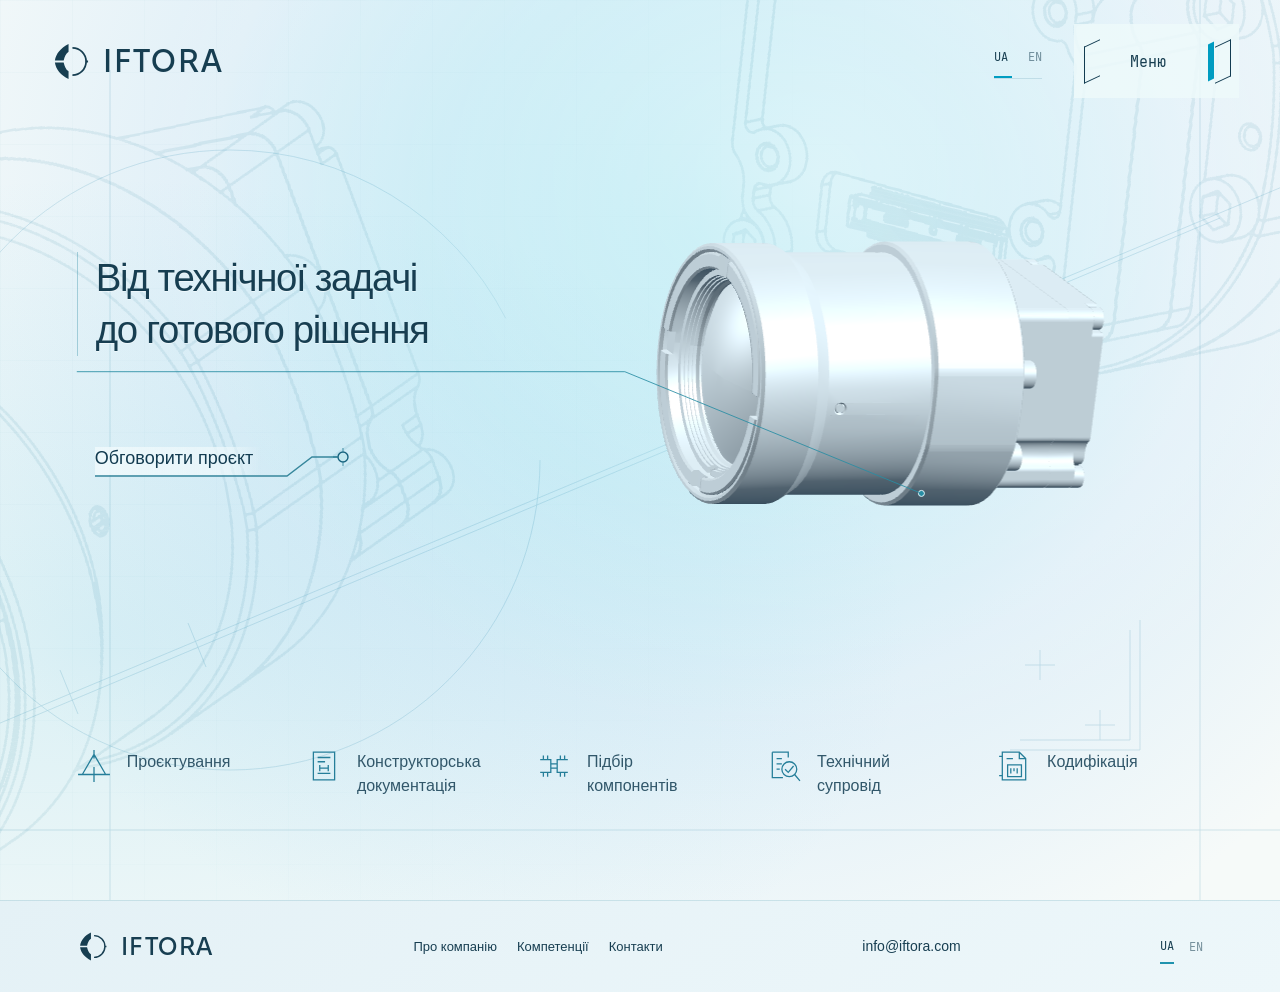
<file: index.html>
<!doctype html><html lang="uk" data-cta="b"><head><meta charset="utf-8"><meta name="viewport" content="width=device-width,initial-scale=1"><title>IFTORA — Living Blueprint</title><link rel="stylesheet" href="style.css?v=a11y-final-1"><link rel="stylesheet" href="cta-study.css?v=endpoint-line-1"></head><body>
<main class="scene" id="scene" data-model-state="loading">
<div class="mist" aria-hidden="true"></div><div class="grid" aria-hidden="true"></div>
<div class="environment" aria-hidden="true"><img class="fragment front" src="assets/module.svg" alt=""><img class="fragment rear" src="assets/rear.svg" alt=""><svg class="draft" viewBox="0 0 1400 900" preserveAspectRatio="xMidYMid slice"><g fill="none" stroke="currentColor" stroke-width=".65"><path d="M-100 790L1550 100M85 720L1280 218M120 670l18 44m110-91l18 44m840-398l18 44M170 70V900M1260 0V900M0 830H1400"/><circle cx="290" cy="460" r="310" stroke-dasharray="3 13"/><path d="M1070 750h130v-130M1080 740h110v-110M1100 650v30m-15-15h30M1160 710v30m-15-15h30"/></g></svg></div>
<header><span class="brand-lockup"><svg class="brand-mark" viewBox="0 0 32 32" aria-hidden="true" hidden></svg><span class="wordmark">IFTORA</span><span class="favicon-samples" hidden aria-hidden="true"></span></span><div class="header-controls"><div class="language" role="group" aria-label="Мова"><button data-lang="uk" aria-pressed="true">UA</button><button data-lang="en" aria-pressed="false">EN</button></div><button id="menu" aria-expanded="false" aria-controls="menu-panel" aria-label="Відкрити меню"><span class="menu-parts" aria-hidden="true"><i></i><i></i><i></i></span><span class="menu-label">Меню</span></button></div></header>
<div class="model-stage" id="model" tabindex="0" aria-label="Реальна модель ІЧ-модуля. Перетягніть для зміни ракурсу"><picture><source media="(max-width:700px)" srcset="assets/hero-poster-mobile.png"><img class="model-poster" src="assets/hero-poster-desktop.png" alt="Реальна модель ІЧ-модуля"></picture></div>
<svg class="live-leader" aria-hidden="true"><circle id="leader-node" r="2.5"/><path id="leader-path" pathLength="1"/><path id="leader-start" pathLength="1"/></svg><div class="copy"><h1 id="main-phrase">Від технічної задачі<br>до готового рішення</h1><button class="cta" id="contact">Обговорити проєкт</button></div>
<section id="menu-panel" role="dialog" aria-modal="true" aria-label="Меню" inert hidden><button id="menu-close" class="engineering-close" aria-label="Закрити меню"><svg viewBox="0 0 48 48" aria-hidden="true"><path d="M13 8 6 12v24l7 4M35 8l7 4v24l-7 4M18 18l12 12m0-12L18 30"/></svg></button><nav class="menu-inner" aria-label="Навігація"><button data-nav="home" aria-current="page">Головна</button><button data-nav="about">Про компанію</button><button data-nav="competencies">Компетенції</button><button data-nav="process">Як працюємо</button><button data-nav="contact">Контакти</button></nav><p class="menu-note" id="menu-note" hidden aria-live="polite"></p></section>
<section id="contact-panel" role="dialog" aria-modal="true" aria-labelledby="contact-title" hidden inert><div><h2 id="contact-title">Обговорити проєкт</h2><p id="contact-note">Напишіть нам</p><address class="project-contacts dialog-contacts"><a href="mailto:info@iftora.com">info@iftora.com</a></address><button id="contact-close">Повернутися до модуля</button></div></section></main>
<section class="direction-callouts" aria-label="Інженерні напрями"><article class="direction-tag"><svg class="direction-icon" viewBox="0 0 32 32" fill="none" stroke="currentColor" stroke-width="1.2" aria-hidden="true"><path d="M5 24L16 5l11 19ZM16 1v8M1 24h8m14 0h8M16 17v14m-7-7h14"/></svg><span class="tag-label"><span data-ua="Проєктування" data-en="Design">Проєктування</span></span></article><article class="direction-tag"><svg class="direction-icon" viewBox="0 0 32 32" fill="none" stroke="currentColor" stroke-width="1.2" aria-hidden="true"><path d="M6 3h20v26H6ZM10 8h12M10 12h7M10 23h12M12 18h8m-8-3v6m8-6v6"/></svg><span class="tag-label"><span data-ua="Конструкторська" data-en="Engineering">Конструкторська</span><span data-ua="документація" data-en="documentation">документація</span></span></article><article class="direction-tag"><svg class="direction-icon" viewBox="0 0 32 32" fill="none" stroke="currentColor" stroke-width="1.2" aria-hidden="true"><path d="M3 10h10v12H3m26-12H19v12h10M13 14h6m-6 4h6M6 6v4m4-4v4m12-4v4m4-4v4M6 22v4m4-4v4m12-4v4m4-4v4"/></svg><span class="tag-label"><span data-ua="Підбір" data-en="Component">Підбір</span><span data-ua="компонентів" data-en="selection">компонентів</span></span></article><article class="direction-tag"><svg class="direction-icon" viewBox="0 0 32 32" fill="none" stroke="currentColor" stroke-width="1.2" aria-hidden="true"><path d="M5 3h15v5M5 3v24h10M9 9h5M9 14h5M9 19h3"/><circle cx="21" cy="19" r="7"/><path d="m26 24 5 6m-14-11 3 3 5-6"/></svg><span class="tag-label"><span data-ua="Технічний" data-en="Technical">Технічний</span><span data-ua="супровід" data-en="support">супровід</span></span></article><article class="direction-tag codification"><svg class="direction-icon" viewBox="0 0 32 32" fill="none" stroke="currentColor" stroke-width="1.2" aria-hidden="true"><path d="M5 3h16l6 6v20H5ZM21 3v6h6M9 9h6M2 7h3M2 25h3"/><path d="M10 15h13v11H10ZM13 18v5m3-5v3m3-3v5"/></svg><span class="tag-label" data-ua="Кодифікація" data-en="Codification">Кодифікація</span></article></section>
<footer class="home-ending" id="home-contact"><div class="ending-bottom"><span class="brand-lockup footer-brand"><svg class="brand-mark" viewBox="0 0 40 40" aria-hidden="true"></svg><span class="wordmark">IFTORA</span></span><nav class="footer-nav" aria-label="Навігація"><button data-nav="about">Про компанію</button><button data-nav="competencies">Компетенції</button><button data-nav="contact">Контакти</button></nav><address class="project-contacts"><a href="mailto:info@iftora.com">info@iftora.com</a></address><div class="footer-language"><button data-lang="uk" aria-pressed="true">UA</button><button data-lang="en" aria-pressed="false">EN</button></div></div><p id="footer-note" class="footer-note" hidden aria-live="polite"></p></footer>
<script type="importmap">{"imports":{"three":"./vendor/three.module.js"}}</script><script type="module" src="motion.js?v=navigation-1"></script><script src="accessibility-language.js?v=1"></script></body></html>
</file>
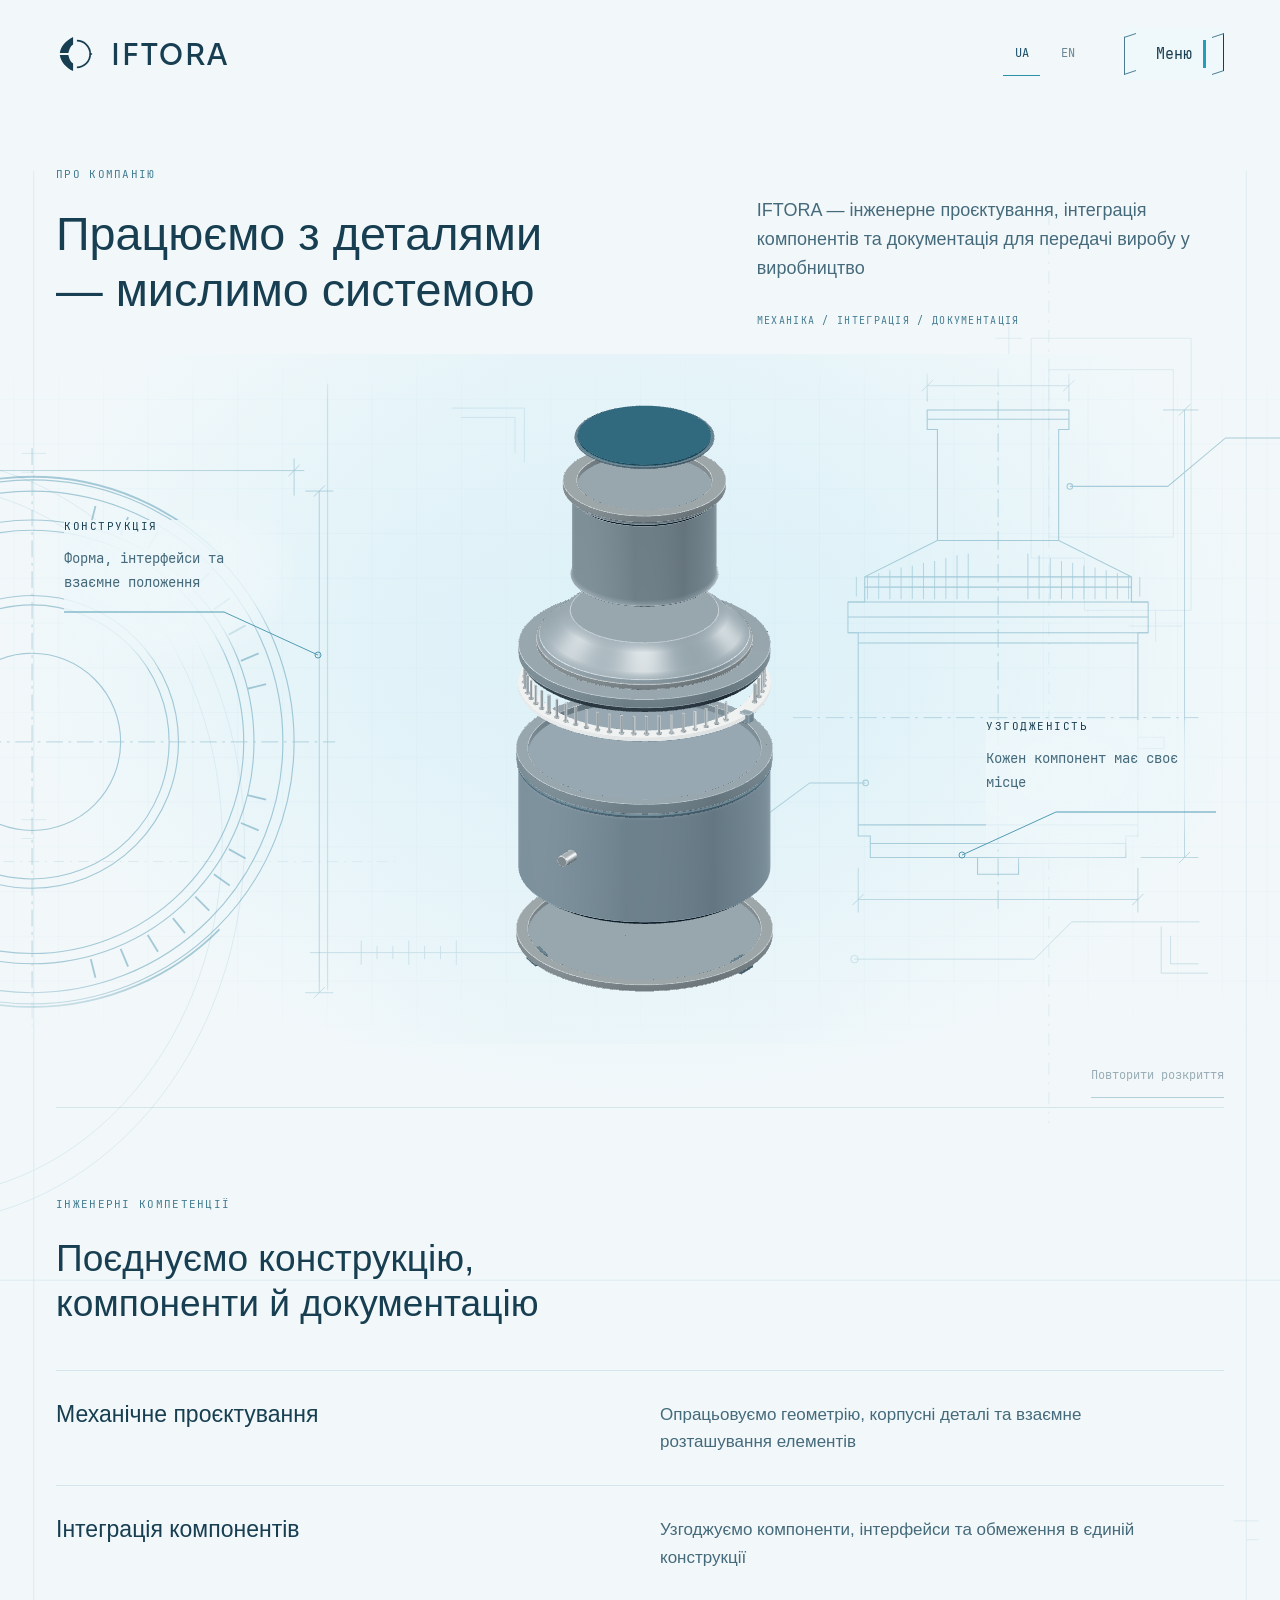
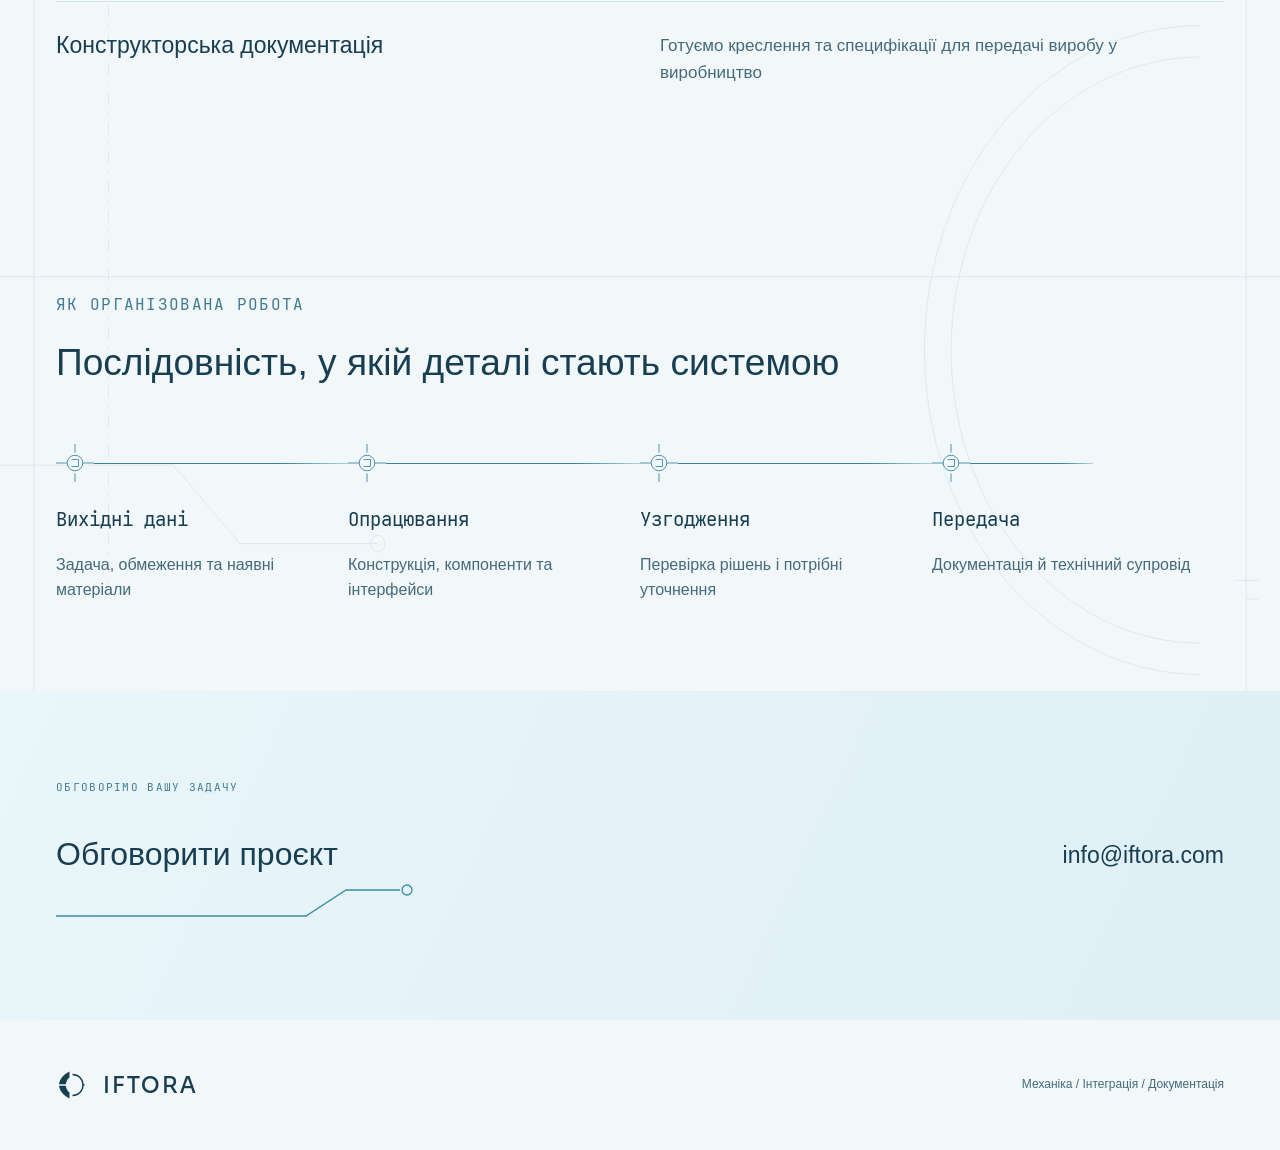
<file: about/index.html>
<!doctype html><html lang="uk"><head><meta charset="utf-8"><meta name="viewport" content="width=device-width,initial-scale=1"><meta name="robots" content="noindex,nofollow"><title>IFTORA — Про компанію</title><link rel="stylesheet" href="about.css?v=close-focus-3"></head><body><a class="skip" href="#intro">До змісту</a><header class="header wrap"><a class="brand" data-home href="../" aria-label="IFTORA"><img src="assets/iftora-reference-mark.svg" alt=""><span>IFTORA</span></a><div class="header-tools"><div class="language" aria-label="Мова"><button data-lang="uk" aria-pressed="true">UA</button><button data-lang="en" aria-pressed="false">EN</button></div><button id="menu" aria-expanded="false" aria-controls="menu-dialog"><i aria-hidden="true"></i><span  data-en="Menu">Меню</span><i aria-hidden="true"></i></button></div></header><main><div class="engineering-background" aria-hidden="true"><svg viewBox="0 0 1440 2400" preserveAspectRatio="none"><g fill="none" stroke="currentColor"><path d="M38 60V2340M1402 60V2340M0 1120H1440M0 1690H1440"/><g stroke-dasharray="12 7 2 7"><path d="M-80 720H450M1180 100V970M122 1430V1990"/></g><g><circle cx="-90" cy="700" r="365"/><circle cx="-90" cy="700" r="340"/><path d="M1350 1450a310 310 0 0 0 0 620M1350 1480a280 280 0 0 0 0 560M1160 220h180v260h-120v-50h-60ZM1180 250h140v160h-140ZM1120 220h30m-15-15v30M1270 495h60m-30-15v30M0 1870h195l75 75h155"/><circle cx="425" cy="1945" r="8"/></g><path d="M24 330h28m-28 18h14M24 680h28m-28 18h14M1388 1350h28m-14 18h14M1388 1980h28m-14 18h14"/></g></svg></div><section id="intro" class="intro wrap"><div><p class="eyebrow" data-en="About IFTORA">Про компанію</p><h1  data-en="Working with details — thinking in systems">Працюємо з деталями — мислимо системою</h1></div><div class="intro-copy"><p  data-en="IFTORA brings together engineering design, component integration and documentation for the manufacturing handoff">IFTORA — інженерне проєктування, інтеграція компонентів та документація для передачі виробу у виробництво</p><p class="eyebrow" data-en="Mechanics / Integration / Documentation">Механіка / Інтеграція / Документація</p></div></section><section class="model-section" aria-label="3D"><div class="model-shell"><div id="stage"><img id="poster" src="assets/poster.png" alt="Модель модуля"><span id="selection" aria-live="polite"></span></div><aside class="callout left"><h2  data-en="Structure">Конструкція</h2><p  data-en="Form, interfaces and relative positioning">Форма, інтерфейси та взаємне положення</p><svg viewBox="0 0 260 50" aria-hidden="true"><path d="M0 1H160L254 44"/><circle cx="254" cy="44" r="3"/></svg></aside><aside class="callout right"><h2  data-en="Alignment">Узгодженість</h2><p  data-en="Every component has its place">Кожен компонент має своє місце</p><svg viewBox="0 0 260 50" aria-hidden="true"><path d="M260 1H100L6 44"/><circle cx="6" cy="44" r="3"/></svg></aside></div><div class="model-tools wrap"><p id="hint" aria-live="polite">Завантаження моделі</p><button id="replay" disabled>Повторити розкриття</button></div></section><section id="competencies" class="competencies wrap section"><p class="eyebrow" data-en="Engineering capabilities">Інженерні компетенції</p><h2  data-en="Bringing design, components and documentation together">Поєднуємо конструкцію, компоненти й документацію</h2><div class="competency-list"><article><h3  data-en="Mechanical design">Механічне проєктування</h3><p  data-en="We develop geometry, housings and the arrangement of components">Опрацьовуємо геометрію, корпусні деталі та взаємне розташування елементів</p></article><article><h3  data-en="Component integration">Інтеграція компонентів</h3><p  data-en="We align components, interfaces and constraints within one design">Узгоджуємо компоненти, інтерфейси та обмеження в єдиній конструкції</p></article><article><h3  data-en="Engineering documentation">Конструкторська документація</h3><p  data-en="We prepare drawings and specifications for the manufacturing handoff">Готуємо креслення та специфікації для передачі виробу у виробництво</p></article></div></section><section id="process" class="process section wrap"><p class="eyebrow" data-en="How we work">Як організована робота</p><h2  data-en="A process that brings the details together">Послідовність, у якій деталі стають системою</h2><ol><li><svg class="process-node" viewBox="0 0 44 44" aria-hidden="true"><path d="M0 22h13m18 0h13M22 0v10m0 24v10"/><circle cx="22" cy="22" r="9"/><path d="M18 18h8v8h-8"/></svg><h3  data-en="Starting point">Вихідні дані</h3><p  data-en="Requirements, constraints and available materials">Задача, обмеження та наявні матеріали</p></li><li><svg class="process-node" viewBox="0 0 44 44" aria-hidden="true"><path d="M0 22h13m18 0h13M22 0v10m0 24v10"/><circle cx="22" cy="22" r="9"/><path d="M18 18h8v8h-8"/></svg><h3  data-en="Development">Опрацювання</h3><p  data-en="Design, components and interfaces">Конструкція, компоненти та інтерфейси</p></li><li><svg class="process-node" viewBox="0 0 44 44" aria-hidden="true"><path d="M0 22h13m18 0h13M22 0v10m0 24v10"/><circle cx="22" cy="22" r="9"/><path d="M18 18h8v8h-8"/></svg><h3  data-en="Review">Узгодження</h3><p  data-en="Review of solutions and necessary refinements">Перевірка рішень і потрібні уточнення</p></li><li><svg class="process-node" viewBox="0 0 44 44" aria-hidden="true"><path d="M0 22h13m18 0h13M22 0v10m0 24v10"/><circle cx="22" cy="22" r="9"/><path d="M18 18h8v8h-8"/></svg><h3  data-en="Handoff">Передача</h3><p  data-en="Documentation and technical support">Документація й технічний супровід</p></li></ol></section><section id="contacts" class="contacts section"><div class="wrap contact-grid"><div><p class="eyebrow" data-en="Let’s discuss your requirements">Обговорімо вашу задачу</p><a class="cta" data-contact-form href="../contacts/?lang=uk#request-form"><span  data-en="Discuss a project">Обговорити проєкт</span><svg viewBox="0 0 360 42" aria-hidden="true"><path d="M0 36H250L290 10H344"/><circle cx="351" cy="10" r="5"/><path class="terminal" d="M351 10h-24"/></svg></a></div><address><a href="mailto:info@iftora.com">info@iftora.com</a></address></div></section></main><footer class="wrap footer"><a class="brand" data-home href="../"><img src="assets/iftora-reference-mark.svg" alt=""><span>IFTORA</span></a><p  data-en="Mechanics / Integration / Documentation">Механіка / Інтеграція / Документація</p></footer><dialog id="menu-dialog"><div class="dialog-top"><span class="eyebrow">IFTORA</span><button id="close-menu" aria-label="Закрити меню" class="engineering-close"><svg viewBox="0 0 48 48" aria-hidden="true"><path d="M13 8 6 12v24l7 4M35 8l7 4v24l-7 4M18 18l12 12m0-12L18 30"/></svg></button></div><nav><a data-home href="../" data-en="Home">Головна</a><a href="#intro" data-en="About">Про компанію</a><a data-competencies href="../competencies/?lang=uk" data-en="Competencies">Компетенції</a><a data-process href="../process/?lang=uk" data-en="Our process">Як працюємо</a><a data-contact-page href="../contacts/?lang=uk" data-en="Contacts">Контакти</a></nav></dialog><script type="importmap">{"imports":{"three":"../vendor/three.module.js"}}</script><script src="page.js?v=technical-1"></script><script type="module" src="model.js"></script><script src="../accessibility-language.js?v=1"></script></body></html>
</file>
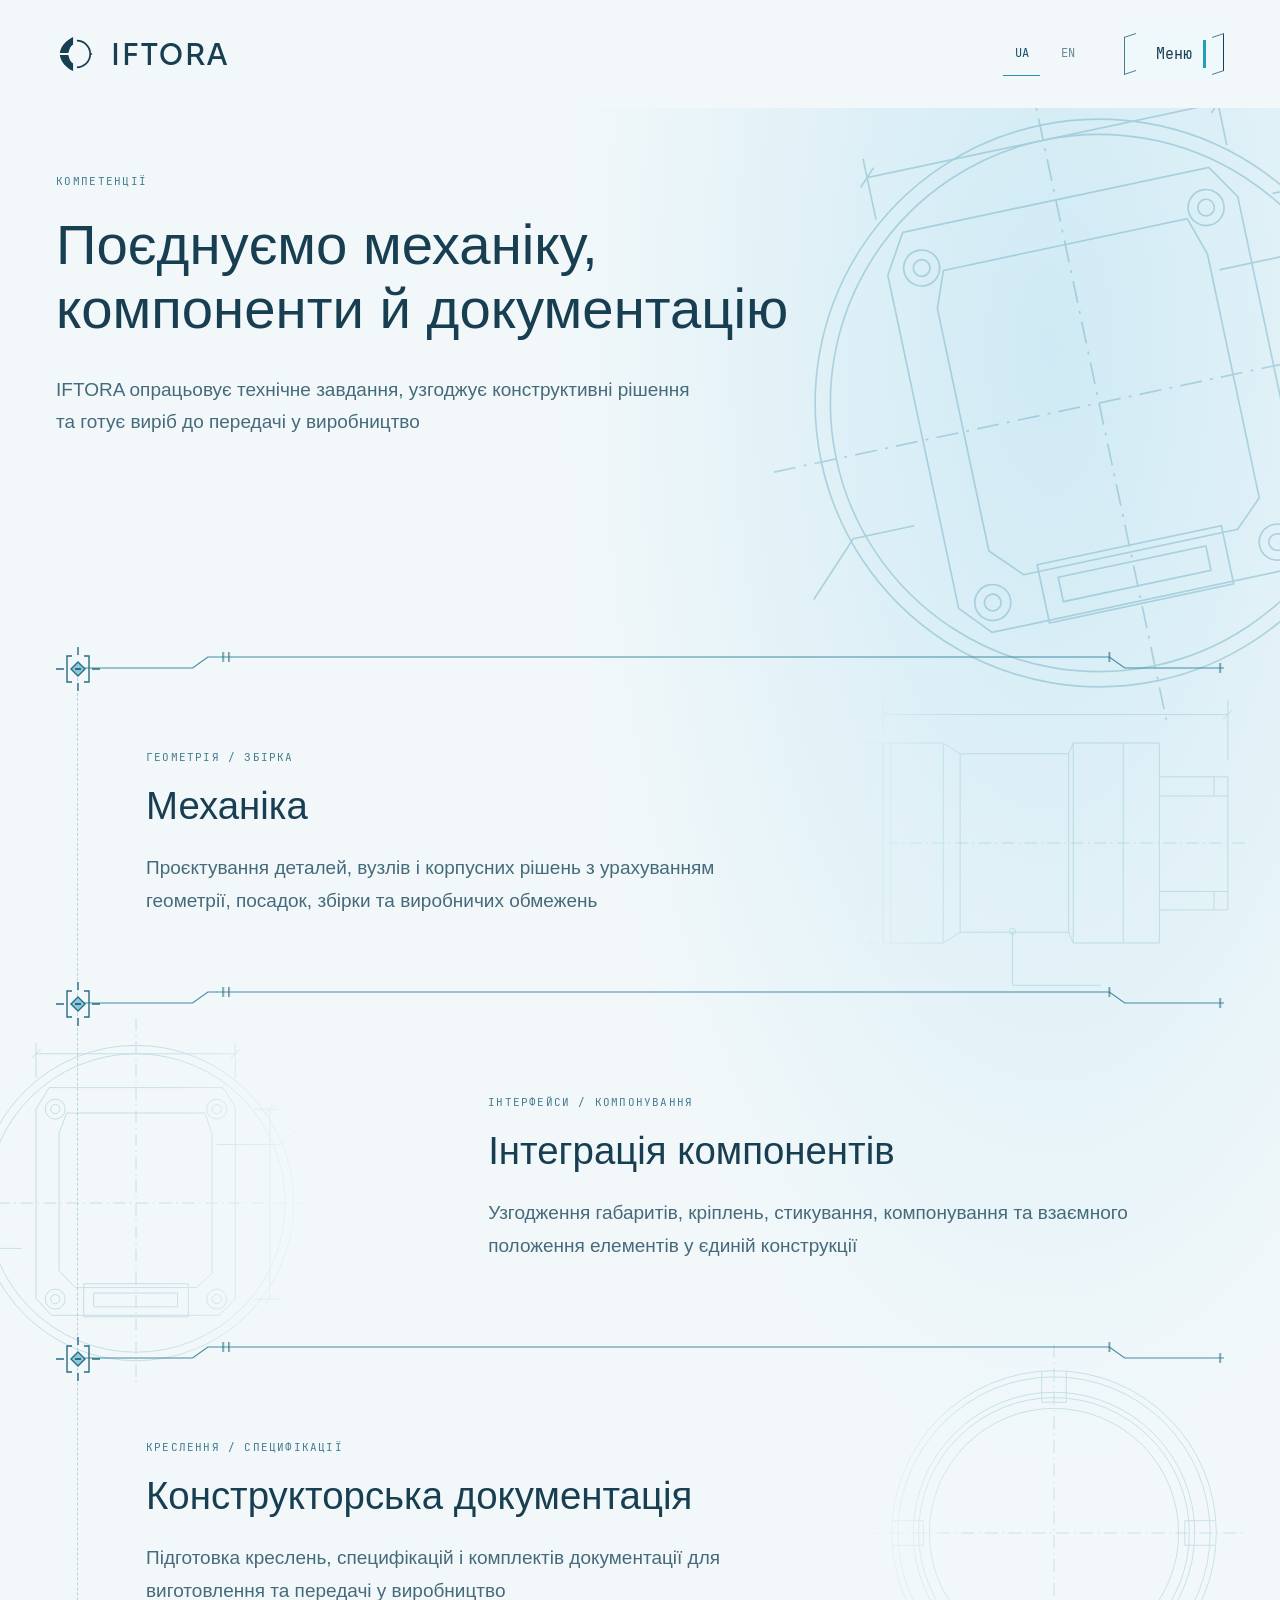
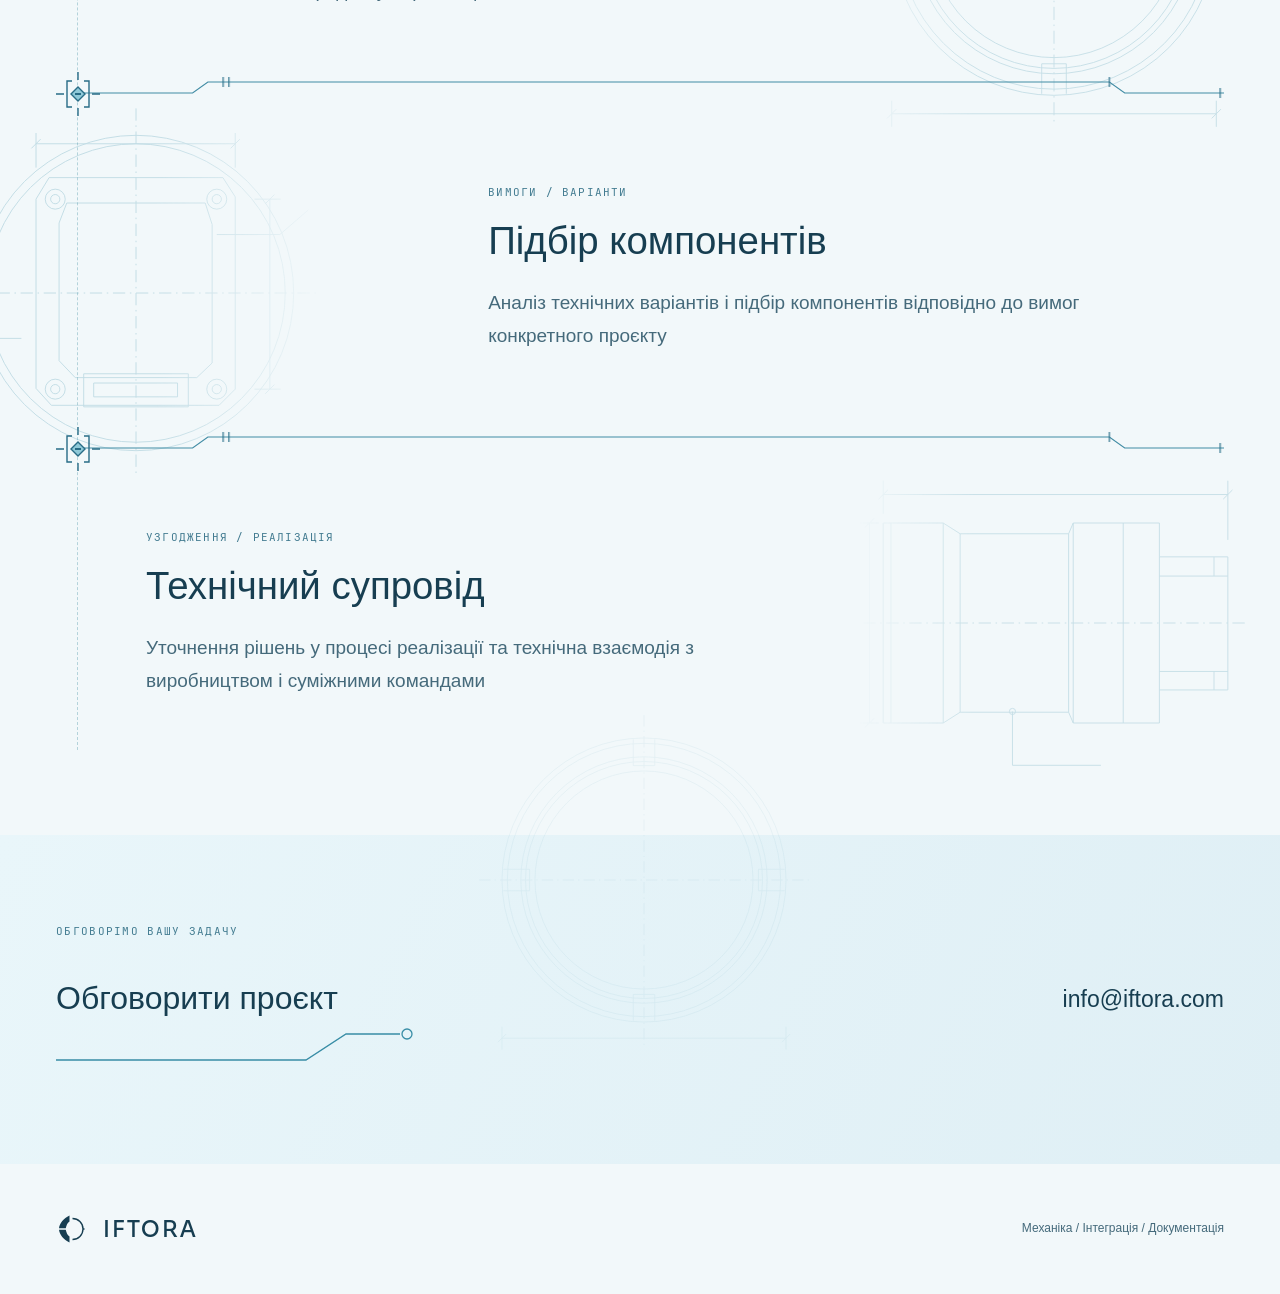
<file: competencies/index.html>
<!doctype html><html lang="uk"><head><meta charset="utf-8"><meta name="viewport" content="width=device-width,initial-scale=1"><title>IFTORA — Компетенції</title><link rel="stylesheet" href="base.css"><link rel="stylesheet" href="competencies.css"></head><body><a class="skip" href="#intro" data-en="Skip to content">До змісту</a><header class="header wrap"><a class="brand" data-home href="../" aria-label="IFTORA"><img src="../assets/iftora-reference-mark.svg" alt=""><span>IFTORA</span></a><div class="header-tools"><div class="language" aria-label="Мова"><button data-lang="uk" aria-pressed="true">UA</button><button data-lang="en" aria-pressed="false">EN</button></div><button id="menu" aria-expanded="false" aria-controls="menu-dialog"><i aria-hidden="true"></i><span  data-en="Menu">Меню</span><i aria-hidden="true"></i></button></div></header><main><section id="intro" class="cap-intro wrap"><div class="intro-drawing" aria-hidden="true"></div><p class="eyebrow" data-en="Competencies">Компетенції</p><h1  data-en="Bringing together mechanics, components and documentation">Поєднуємо механіку, компоненти й документацію</h1><p class="intro-description" data-en="IFTORA develops the technical brief, aligns design decisions and prepares the product for the manufacturing handoff">IFTORA опрацьовує технічне завдання, узгоджує конструктивні рішення та готує виріб до передачі у виробництво</p></section><div class="cap-sections wrap"><section id="mechanics" class="cap-block" style="--fragment:url(assets/side.svg)"><svg class="section-trace" viewBox="0 0 1200 32" preserveAspectRatio="none" aria-hidden="true"><path class="trace-route" pathLength="1" d="M0 16H120L136 5H1080L1096 16H1200"/><path class="trace-marks" d="M152 0v10m6-10v10M1080 0v10M1196 11v10"/><path class="trace-signal" pathLength="1" d="M0 16H120L136 5H1080L1096 16H1200"/></svg><svg class="cap-node" viewBox="0 0 44 44" aria-hidden="true"><path class="node-axis" d="M0 22h8m28 0h8M22 0v8m0 28v8"/><path class="node-brackets" d="M16 9h-5v26h5m12-26h5v26h-5"/><path class="node-core" d="m22 15 7 7-7 7-7-7Z"/><path class="node-lock" d="M19 22h6"/></svg><div class="cap-copy"><p class="eyebrow" data-en="GEOMETRY / ASSEMBLY">ГЕОМЕТРІЯ / ЗБІРКА</p><h2  data-en="Mechanical design">Механіка</h2><p class="cap-description" data-en="Design of parts, assemblies and housings, accounting for geometry, fits, assembly and manufacturing constraints">Проєктування деталей, вузлів і корпусних рішень з урахуванням геометрії, посадок, збірки та виробничих обмежень</p></div><div class="cap-geometry" aria-hidden="true"></div></section><section id="integration" class="cap-block" style="--fragment:url(assets/rear.svg)"><svg class="section-trace" viewBox="0 0 1200 32" preserveAspectRatio="none" aria-hidden="true"><path class="trace-route" pathLength="1" d="M0 16H120L136 5H1080L1096 16H1200"/><path class="trace-marks" d="M152 0v10m6-10v10M1080 0v10M1196 11v10"/><path class="trace-signal" pathLength="1" d="M0 16H120L136 5H1080L1096 16H1200"/></svg><svg class="cap-node" viewBox="0 0 44 44" aria-hidden="true"><path class="node-axis" d="M0 22h8m28 0h8M22 0v8m0 28v8"/><path class="node-brackets" d="M16 9h-5v26h5m12-26h5v26h-5"/><path class="node-core" d="m22 15 7 7-7 7-7-7Z"/><path class="node-lock" d="M19 22h6"/></svg><div class="cap-copy"><p class="eyebrow" data-en="INTERFACES / LAYOUT">ІНТЕРФЕЙСИ / КОМПОНУВАННЯ</p><h2  data-en="Component integration">Інтеграція компонентів</h2><p class="cap-description" data-en="Alignment of dimensions, mounting, mating interfaces, layout and the relative positioning of elements within a single structure">Узгодження габаритів, кріплень, стикування, компонування та взаємного положення елементів у єдиній конструкції</p></div><div class="cap-geometry" aria-hidden="true"></div></section><section id="documentation" class="cap-block" style="--fragment:url(assets/front.svg)"><svg class="section-trace" viewBox="0 0 1200 32" preserveAspectRatio="none" aria-hidden="true"><path class="trace-route" pathLength="1" d="M0 16H120L136 5H1080L1096 16H1200"/><path class="trace-marks" d="M152 0v10m6-10v10M1080 0v10M1196 11v10"/><path class="trace-signal" pathLength="1" d="M0 16H120L136 5H1080L1096 16H1200"/></svg><svg class="cap-node" viewBox="0 0 44 44" aria-hidden="true"><path class="node-axis" d="M0 22h8m28 0h8M22 0v8m0 28v8"/><path class="node-brackets" d="M16 9h-5v26h5m12-26h5v26h-5"/><path class="node-core" d="m22 15 7 7-7 7-7-7Z"/><path class="node-lock" d="M19 22h6"/></svg><div class="cap-copy"><p class="eyebrow" data-en="DRAWINGS / SPECIFICATIONS">КРЕСЛЕННЯ / СПЕЦИФІКАЦІЇ</p><h2  data-en="Engineering documentation">Конструкторська документація</h2><p class="cap-description" data-en="Preparation of drawings, specifications and documentation packages for fabrication and the manufacturing handoff">Підготовка креслень, специфікацій і комплектів документації для виготовлення та передачі у виробництво</p></div><div class="cap-geometry" aria-hidden="true"></div></section><section id="component-selection" class="cap-block" style="--fragment:url(assets/rear.svg)"><svg class="section-trace" viewBox="0 0 1200 32" preserveAspectRatio="none" aria-hidden="true"><path class="trace-route" pathLength="1" d="M0 16H120L136 5H1080L1096 16H1200"/><path class="trace-marks" d="M152 0v10m6-10v10M1080 0v10M1196 11v10"/><path class="trace-signal" pathLength="1" d="M0 16H120L136 5H1080L1096 16H1200"/></svg><svg class="cap-node" viewBox="0 0 44 44" aria-hidden="true"><path class="node-axis" d="M0 22h8m28 0h8M22 0v8m0 28v8"/><path class="node-brackets" d="M16 9h-5v26h5m12-26h5v26h-5"/><path class="node-core" d="m22 15 7 7-7 7-7-7Z"/><path class="node-lock" d="M19 22h6"/></svg><div class="cap-copy"><p class="eyebrow" data-en="REQUIREMENTS / OPTIONS">ВИМОГИ / ВАРІАНТИ</p><h2  data-en="Component selection">Підбір компонентів</h2><p class="cap-description" data-en="Analysis of technical options and selection of components to meet the requirements of each project">Аналіз технічних варіантів і підбір компонентів відповідно до вимог конкретного проєкту</p></div><div class="cap-geometry" aria-hidden="true"></div></section><section id="support" class="cap-block" style="--fragment:url(assets/side.svg)"><svg class="section-trace" viewBox="0 0 1200 32" preserveAspectRatio="none" aria-hidden="true"><path class="trace-route" pathLength="1" d="M0 16H120L136 5H1080L1096 16H1200"/><path class="trace-marks" d="M152 0v10m6-10v10M1080 0v10M1196 11v10"/><path class="trace-signal" pathLength="1" d="M0 16H120L136 5H1080L1096 16H1200"/></svg><svg class="cap-node" viewBox="0 0 44 44" aria-hidden="true"><path class="node-axis" d="M0 22h8m28 0h8M22 0v8m0 28v8"/><path class="node-brackets" d="M16 9h-5v26h5m12-26h5v26h-5"/><path class="node-core" d="m22 15 7 7-7 7-7-7Z"/><path class="node-lock" d="M19 22h6"/></svg><div class="cap-copy"><p class="eyebrow" data-en="REVIEW / IMPLEMENTATION">УЗГОДЖЕННЯ / РЕАЛІЗАЦІЯ</p><h2  data-en="Technical support">Технічний супровід</h2><p class="cap-description" data-en="Refinement of solutions during implementation and technical coordination with manufacturing and related teams">Уточнення рішень у процесі реалізації та технічна взаємодія з виробництвом і суміжними командами</p></div><div class="cap-geometry" aria-hidden="true"></div></section></div><section id="contacts" class="contacts section"><div class="wrap contact-grid"><div><p class="eyebrow" data-en="Let’s discuss your requirements">Обговорімо вашу задачу</p><a class="cta" data-contact-form href="../contacts/?lang=uk#request-form"><span  data-en="Discuss a project">Обговорити проєкт</span><svg viewBox="0 0 360 42" aria-hidden="true"><path d="M0 36H250L290 10H344"/><circle cx="351" cy="10" r="5"/><path class="terminal" d="M351 10h-24"/></svg></a></div><address><a href="mailto:info@iftora.com">info@iftora.com</a></address></div></section></main><footer class="wrap footer"><a class="brand" data-home href="../"><img src="../assets/iftora-reference-mark.svg" alt=""><span>IFTORA</span></a><p  data-en="Mechanics / Integration / Documentation">Механіка / Інтеграція / Документація</p></footer><dialog id="menu-dialog"><div class="dialog-top"><span class="eyebrow">IFTORA</span><button id="close-menu" class="engineering-close" aria-label="Закрити меню"><svg viewBox="0 0 48 48" aria-hidden="true"><path d="M13 8 6 12v24l7 4M35 8l7 4v24l-7 4M18 18l12 12m0-12L18 30"/></svg></button></div><nav><a data-home href="../" data-en="Home">Головна</a><a data-site-link href="../about/" data-en="About">Про компанію</a><a data-site-link href="./?lang=uk" aria-current="page" data-en="Competencies">Компетенції</a><a data-site-link href="../process/?lang=uk" data-en="Our process">Як працюємо</a><a data-contact-page href="../contacts/?lang=uk" data-en="Contacts">Контакти</a></nav></dialog><script src="page.js"></script></body></html>
</file>
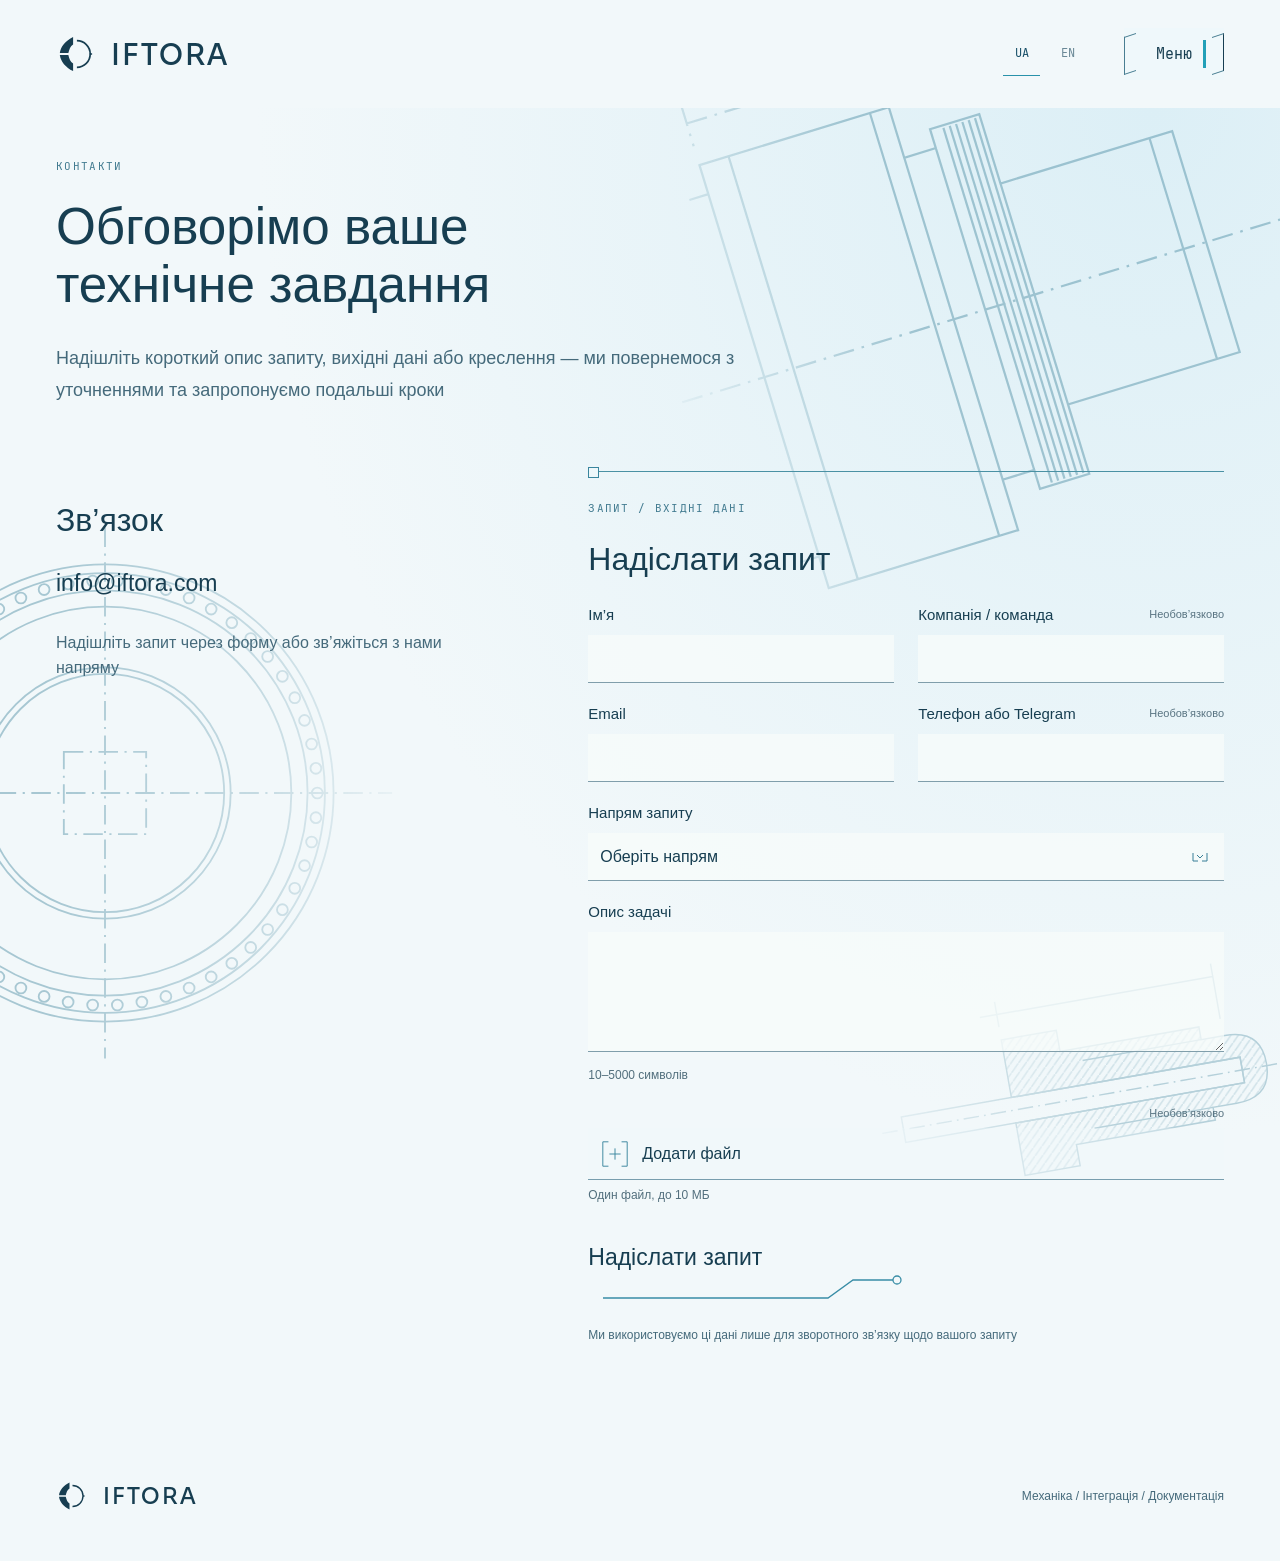
<file: contacts/index.html>
<!doctype html><html lang="uk"><head><meta charset="utf-8"><meta name="viewport" content="width=device-width,initial-scale=1"><title>IFTORA — Контакти</title><link rel="stylesheet" href="../competencies/base.css"><link rel="stylesheet" href="contacts.css"></head><body><a class="skip" href="#intro">До змісту</a><header class="header wrap"><a class="brand" data-home href="../" aria-label="IFTORA"><img src="../assets/iftora-reference-mark.svg" alt=""><span>IFTORA</span></a><div class="header-tools"><div class="language" aria-label="Мова"><button data-lang="uk" aria-pressed="true">UA</button><button data-lang="en" aria-pressed="false">EN</button></div><button id="menu" aria-expanded="false" aria-controls="menu-dialog"><i aria-hidden="true"></i><span  data-en="Menu">Меню</span><i aria-hidden="true"></i></button></div></header><main class="contact-main"><div class="contact-drawing drawing-optical" aria-hidden="true"></div><div class="contact-drawing drawing-ring" aria-hidden="true"></div><section class="contact-intro wrap" id="intro"><p class="eyebrow" data-en="CONTACTS">КОНТАКТИ</p><h1  data-en="Let’s discuss your technical brief">Обговорімо ваше технічне завдання</h1><p class="contact-lead" data-en="Send a short description, initial inputs or drawings — we’ll follow up with questions and suggest the next steps">Надішліть короткий опис запиту, вихідні дані або креслення — ми повернемося з уточненнями та запропонуємо подальші кроки</p></section><div class="contact-layout wrap"><aside class="contact-details"><h2 data-en="Get in touch">Зв’язок</h2><address><a href="mailto:info@iftora.com">info@iftora.com</a></address><p data-en="Send an inquiry using the form or contact us directly">Надішліть запит через форму або зв’яжіться з нами напряму</p></aside><section class="request-zone" aria-labelledby="request-title" id="request-form" tabindex="-1"><p class="eyebrow" data-en="INQUIRY / INPUTS">ЗАПИТ / ВХІДНІ ДАНІ</p><h2 id="request-title" data-en="Send an inquiry">Надіслати запит</h2><form id="inquiry-form" novalidate><fieldset id="form-fields"><div class="form-grid"><div class="field"><label for="name" data-en="Name">Ім’я</label><input id="name" name="name" type="text" autocomplete="name" maxlength="120" required aria-describedby="name-error"><p class="field-error" id="name-error"></p></div><div class="field"><label for="company" data-en="Company / team">Компанія / команда</label><span class="optional" data-en="Optional">Необов’язково</span><input id="company" name="company" type="text" autocomplete="organization" maxlength="120" aria-describedby="company-error"><p class="field-error" id="company-error"></p></div><div class="field"><label for="email" data-en="Email">Email</label><input id="email" name="email" type="email" autocomplete="email" maxlength="254" required aria-describedby="email-error"><p class="field-error" id="email-error"></p></div><div class="field"><label for="phone" data-en="Phone or Telegram">Телефон або Telegram</label><span class="optional" data-en="Optional">Необов’язково</span><input id="phone" name="phone" type="text" autocomplete="tel" maxlength="120" aria-describedby="phone-error"><p class="field-error" id="phone-error"></p></div><div class="field full dropdown"><label id="direction-label" for="direction" data-en="Inquiry area">Напрям запиту</label><button type="button" id="direction" role="combobox" aria-haspopup="listbox" aria-expanded="false" aria-controls="direction-options" aria-required="true" aria-labelledby="direction-label direction-text" aria-describedby="direction-error"><span id="direction-text"></span><svg viewBox="0 0 24 24" aria-hidden="true"><path d="M5 8v8h5m4 0h5V8M9 10l3 3 3-3"/></svg></button><input type="hidden" name="direction" id="direction-value"><div id="direction-options" role="listbox" aria-labelledby="direction-label" hidden><button type="button" role="option" tabindex="-1" aria-selected="false" data-value="mechanics" data-en="Mechanical design">Механіка</button><button type="button" role="option" tabindex="-1" aria-selected="false" data-value="integration" data-en="Component integration">Інтеграція компонентів</button><button type="button" role="option" tabindex="-1" aria-selected="false" data-value="documentation" data-en="Engineering documentation">Конструкторська документація</button><button type="button" role="option" tabindex="-1" aria-selected="false" data-value="selection" data-en="Component selection">Підбір компонентів</button><button type="button" role="option" tabindex="-1" aria-selected="false" data-value="support" data-en="Technical support">Технічний супровід</button><button type="button" role="option" tabindex="-1" aria-selected="false" data-value="other" data-en="Other">Інше</button></div><p class="field-error" id="direction-error"></p></div><div class="field full"><label for="description" data-en="Task description">Опис задачі</label><textarea id="description" name="description" rows="4" required minlength="10" maxlength="5000" aria-describedby="description-hint description-error"></textarea><p class="field-hint" id="description-hint" data-en="10–5000 characters">10–5000 символів</p><p class="field-error" id="description-error"></p></div><div class="field full upload"><span class="optional" data-en="Optional">Необов’язково</span><input class="visually-hidden" type="file" id="file" name="attachment" tabindex="-1" accept=".pdf,.doc,.docx,.xls,.xlsx,.jpg,.jpeg,.png,.zip,.step,.stp,.dwg,.dxf"><button id="upload-button" type="button" aria-describedby="file-hint file-error"><svg viewBox="0 0 32 32" aria-hidden="true"><path d="M9 3H3v26h6m14-26h6v26h-6M10 16h12m-6-6v12"/></svg><span  data-en="Attach a file">Додати файл</span></button><p id="file-hint" class="field-hint" data-en="One file, up to 10 MB">Один файл, до 10 МБ</p><div id="file-summary" hidden><span id="file-name"></span><span id="file-size"></span><button type="button" id="remove-file" data-en="Remove">Видалити</button></div><p class="field-error" id="file-error" aria-live="polite"></p></div></div><button class="submit-cta" type="submit"><span id="submit-text"></span><svg viewBox="0 0 300 30" aria-hidden="true"><path d="M0 25h225l25-18h40"/><circle cx="294" cy="7" r="4"/><path class="terminal" d="M294 7h-22"/></svg></button></fieldset><p class="privacy-note" data-en="We use these details only to respond to your inquiry">Ми використовуємо ці дані лише для зворотного зв’язку щодо вашого запиту</p><p id="form-status" role="status" aria-live="polite" tabindex="-1" hidden></p></form></section></div></main><footer class="wrap footer"><a class="brand" data-home href="../"><img src="../assets/iftora-reference-mark.svg" alt=""><span>IFTORA</span></a><p  data-en="Mechanics / Integration / Documentation">Механіка / Інтеграція / Документація</p></footer><dialog id="menu-dialog"><div class="dialog-top"><span class="eyebrow">IFTORA</span><button id="close-menu" class="engineering-close" aria-label="Закрити меню"><svg viewBox="0 0 48 48" aria-hidden="true"><path d="M13 8 6 12v24l7 4M35 8l7 4v24l-7 4M18 18l12 12m0-12L18 30"/></svg></button></div><nav><a data-home href="../" data-en="Home">Головна</a><a data-site-link href="../about/" data-en="About">Про компанію</a><a data-site-link href="../competencies/?lang=uk" data-en="Competencies">Компетенції</a><a data-site-link href="../process/?lang=uk" data-en="Our process">Як працюємо</a><a data-site-link href="./?lang=uk" aria-current="page" data-en="Contacts">Контакти</a></nav></dialog><script src="config.js"></script><script src="page.js"></script><script src="form.js"></script></body></html>
</file>
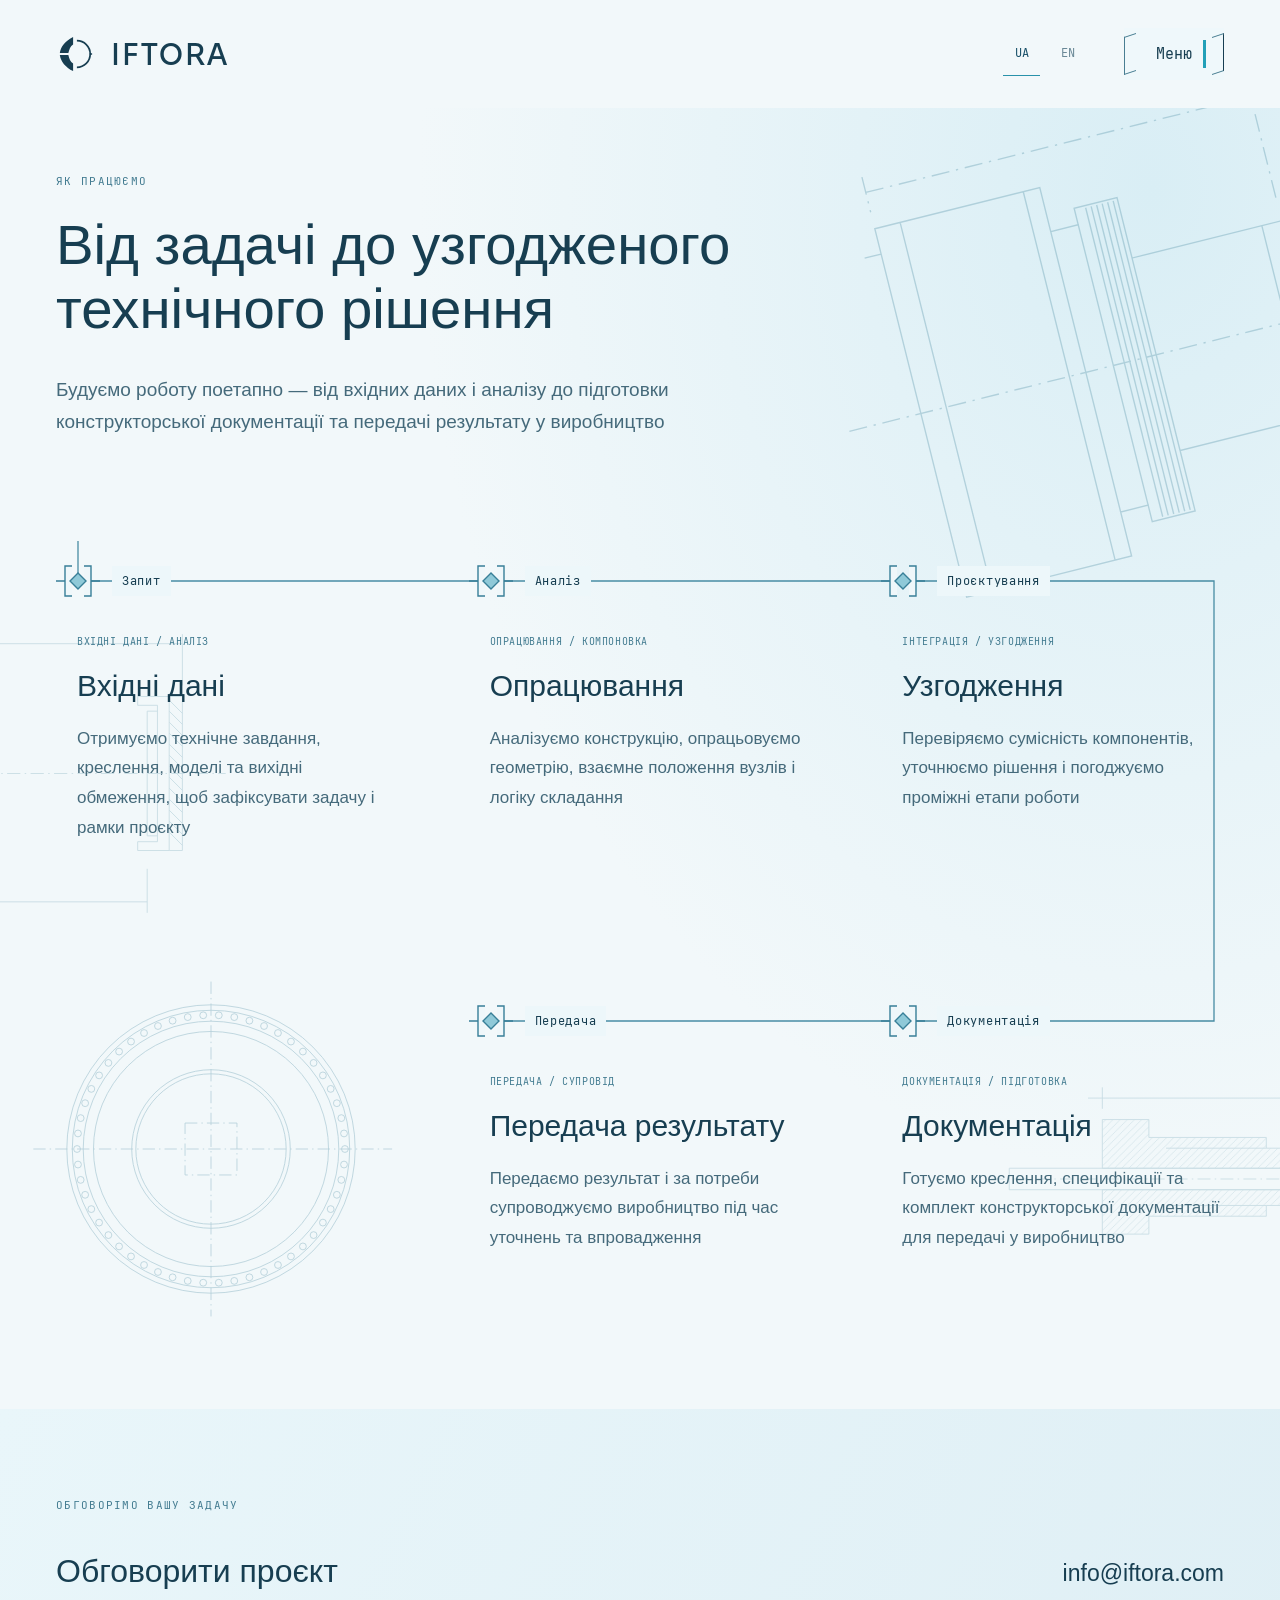
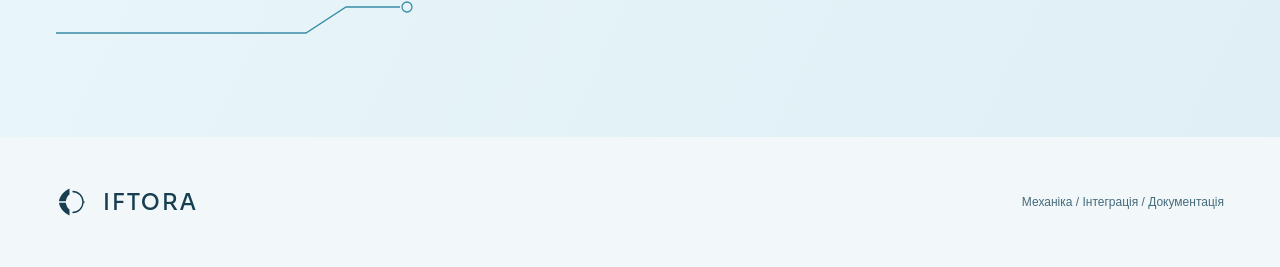
<file: process/index.html>
<!doctype html><html lang="uk"><head><meta charset="utf-8"><meta name="viewport" content="width=device-width,initial-scale=1"><title>IFTORA — Як працюємо</title><link rel="stylesheet" href="../competencies/base.css"><link rel="stylesheet" href="process.css"></head><body><a class="skip" href="#intro" data-en="Skip to content">До змісту</a><header class="header wrap"><a class="brand" data-home href="../" aria-label="IFTORA"><img src="../assets/iftora-reference-mark.svg" alt=""><span>IFTORA</span></a><div class="header-tools"><div class="language" aria-label="Мова"><button data-lang="uk" aria-pressed="true">UA</button><button data-lang="en" aria-pressed="false">EN</button></div><button id="menu" aria-expanded="false" aria-controls="menu-dialog"><i aria-hidden="true"></i><span  data-en="Menu">Меню</span><i aria-hidden="true"></i></button></div></header><main><section id="intro" class="cap-intro wrap"><div class="intro-drawing" aria-hidden="true"></div><p class="eyebrow" data-en="Our process">Як працюємо</p><h1 data-en="From the brief to an agreed technical solution">Від задачі до узгодженого технічного рішення</h1><p class="intro-description" data-en="We work step by step — from initial inputs and analysis to engineering documentation and the manufacturing handoff">Будуємо роботу поетапно — від вхідних даних і аналізу до підготовки конструкторської документації та передачі результату у виробництво</p></section><section class="process-flow wrap"><div class="flow-art art-optical" aria-hidden="true"></div><div class="flow-art art-ring" aria-hidden="true"></div><div class="flow-art art-section" aria-hidden="true"></div><svg class="flow-route" aria-hidden="true"></svg><ol class="flow-steps"><li class="flow-step" id="step-1"><div class="flow-anchor"><svg class="desktop-stage-symbol" viewBox="0 0 44 44" aria-hidden="true"><path d="M16 7H9v30h7m12-30h7v30h-7M0 22h9m26 0h9"/><path class="core" d="m22 14 8 8-8 8-8-8Z"/></svg><svg class="mobile-stage-symbol" viewBox="0 0 44 44" aria-hidden="true"><path d="M22 3v9m0 20v9M3 22h9m20 0h9M15 9H9v6m20-6h6v6M9 29v6h6m14 0h6v-6"/><circle cx="22" cy="22" r="8"/><path d="M18 22h8m-4-4v8"/></svg><span class="route-caption" data-en="Request">Запит</span></div><div class="flow-copy"><p class="eyebrow" data-en="INPUTS / ANALYSIS">ВХІДНІ ДАНІ / АНАЛІЗ</p><h2  data-en="Initial inputs">Вхідні дані</h2><p class="cap-description" data-en="We gather the technical brief, drawings, models and initial constraints to define the task and project scope">Отримуємо технічне завдання, креслення, моделі та вихідні обмеження, щоб зафіксувати задачу і рамки проєкту</p></div></li><li class="flow-step" id="step-2"><div class="flow-anchor"><svg class="desktop-stage-symbol" viewBox="0 0 44 44" aria-hidden="true"><path d="M16 7H9v30h7m12-30h7v30h-7M0 22h9m26 0h9"/><path class="core" d="m22 14 8 8-8 8-8-8Z"/></svg><svg class="mobile-stage-symbol" viewBox="0 0 44 44" aria-hidden="true"><path d="M7 13 22 5l15 8v18l-15 8-15-8ZM7 13l15 9 15-9M22 22v17M3 22h4m30 0h4"/><path d="M13 16v11l9 5"/></svg><span class="route-caption" data-en="Analysis">Аналіз</span></div><div class="flow-copy"><p class="eyebrow" data-en="DEVELOPMENT / LAYOUT">ОПРАЦЮВАННЯ / КОМПОНОВКА</p><h2  data-en="Development">Опрацювання</h2><p class="cap-description" data-en="We analyse the design and develop the geometry, positioning of assemblies and assembly sequence">Аналізуємо конструкцію, опрацьовуємо геометрію, взаємне положення вузлів і логіку складання</p></div></li><li class="flow-step" id="step-3"><div class="flow-anchor"><svg class="desktop-stage-symbol" viewBox="0 0 44 44" aria-hidden="true"><path d="M16 7H9v30h7m12-30h7v30h-7M0 22h9m26 0h9"/><path class="core" d="m22 14 8 8-8 8-8-8Z"/></svg><svg class="mobile-stage-symbol" viewBox="0 0 44 44" aria-hidden="true"><path d="M3 22h9m20 0h9M12 11h7v22h-7ZM25 11h7v22h-7ZM19 17h6m-6 10h6M22 3v5m0 28v5"/></svg><span class="route-caption" data-en="Design">Проєктування</span></div><div class="flow-copy"><p class="eyebrow" data-en="INTEGRATION / REVIEW">ІНТЕГРАЦІЯ / УЗГОДЖЕННЯ</p><h2  data-en="Alignment">Узгодження</h2><p class="cap-description" data-en="We check component compatibility, refine decisions and agree on intermediate milestones">Перевіряємо сумісність компонентів, уточнюємо рішення і погоджуємо проміжні етапи роботи</p></div></li><li class="flow-step" id="step-4"><div class="flow-anchor"><svg class="desktop-stage-symbol" viewBox="0 0 44 44" aria-hidden="true"><path d="M16 7H9v30h7m12-30h7v30h-7M0 22h9m26 0h9"/><path class="core" d="m22 14 8 8-8 8-8-8Z"/></svg><svg class="mobile-stage-symbol" viewBox="0 0 44 44" aria-hidden="true"><path d="M12 5h15l7 7v27H12ZM27 5v8h7M17 19h12m-12 6h12m-12 6h7M3 22h9m22 0h7"/><path d="M7 7v7m-3-3h7"/></svg><span class="route-caption" data-en="Documentation">Документація</span></div><div class="flow-copy"><p class="eyebrow" data-en="DOCUMENTATION / PREPARATION">ДОКУМЕНТАЦІЯ / ПІДГОТОВКА</p><h2  data-en="Documentation">Документація</h2><p class="cap-description" data-en="We prepare drawings, specifications and an engineering documentation package for the manufacturing handoff">Готуємо креслення, специфікації та комплект конструкторської документації для передачі у виробництво</p></div></li><li class="flow-step" id="step-5"><div class="flow-anchor"><svg class="desktop-stage-symbol" viewBox="0 0 44 44" aria-hidden="true"><path d="M16 7H9v30h7m12-30h7v30h-7M0 22h9m26 0h9"/><path class="core" d="m22 14 8 8-8 8-8-8Z"/></svg><svg class="mobile-stage-symbol" viewBox="0 0 44 44" aria-hidden="true"><path d="M3 22h11m16 0h11M8 12h6v20H8M30 10h7v24h-7M18 15h10v14H18ZM18 20h-4m14 4h6M20 5h6m-6 34h6"/></svg><span class="route-caption" data-en="Handoff">Передача</span></div><div class="flow-copy"><p class="eyebrow" data-en="HANDOFF / SUPPORT">ПЕРЕДАЧА / СУПРОВІД</p><h2  data-en="Handoff">Передача результату</h2><p class="cap-description" data-en="We hand over the deliverables and, when needed, support manufacturing through clarifications and implementation">Передаємо результат і за потреби супроводжуємо виробництво під час уточнень та впровадження</p></div></li></ol></section><section id="contacts" class="contacts section"><div class="wrap contact-grid"><div><p class="eyebrow" data-en="Let’s discuss your requirements">Обговорімо вашу задачу</p><a class="cta" data-contact-form href="../contacts/?lang=uk#request-form"><span  data-en="Discuss a project">Обговорити проєкт</span><svg viewBox="0 0 360 42" aria-hidden="true"><path d="M0 36H250L290 10H344"/><circle cx="351" cy="10" r="5"/><path class="terminal" d="M351 10h-24"/></svg></a></div><address><a href="mailto:info@iftora.com">info@iftora.com</a></address></div></section></main><footer class="wrap footer"><a class="brand" data-home href="../"><img src="../assets/iftora-reference-mark.svg" alt=""><span>IFTORA</span></a><p  data-en="Mechanics / Integration / Documentation">Механіка / Інтеграція / Документація</p></footer><dialog id="menu-dialog"><div class="dialog-top"><span class="eyebrow">IFTORA</span><button id="close-menu" class="engineering-close" aria-label="Закрити меню"><svg viewBox="0 0 48 48" aria-hidden="true"><path d="M13 8 6 12v24l7 4M35 8l7 4v24l-7 4M18 18l12 12m0-12L18 30"/></svg></button></div><nav><a data-home href="../" data-en="Home">Головна</a><a data-site-link href="../about/" data-en="About">Про компанію</a><a data-site-link href="../competencies/?lang=uk" data-en="Competencies">Компетенції</a><a data-site-link href="./?lang=uk" aria-current="page" data-en="Our process">Як працюємо</a><a data-contact-page href="../contacts/?lang=uk" data-en="Contacts">Контакти</a></nav></dialog><script src="page.js"></script></body></html>
</file>
<file: style.css>
@font-face{font-family:Fixel;src:url(assets/display.woff2)}*{box-sizing:border-box}body{margin:0;color:#173e51;background:#ecf7fb;font-family:Tahoma,Arial,sans-serif}button{font:inherit;color:inherit;cursor:pointer}button:focus-visible,[tabindex]:focus-visible{outline:2px solid #007aaf;outline-offset:7px}.scene{min-height:700px;height:100svh;position:relative;isolation:isolate;overflow:hidden;background:radial-gradient(ellipse at 55% 26%,#a9e6f1 0%,#c1e9f4 28%,#e1f0f8 51%,#f6faf9 84%)}.mist{position:absolute;inset:-20%;background:radial-gradient(ellipse at 60% 28%,#fff8,transparent 45%),radial-gradient(ellipse at 20% 65%,#4ebedf2a,transparent 40%);transform:translate(calc(var(--px,0)*9px),calc(var(--py,0)*9px))}.grid{position:absolute;inset:0;background-image:linear-gradient(#559db012 1px,transparent 1px),linear-gradient(90deg,#559db012 1px,transparent 1px);background-size:72px 72px;mask-image:linear-gradient(110deg,#000,transparent 75%);opacity:.6}.environment{position:absolute;inset:0;pointer-events:none;opacity:var(--engineering,0)}.fragment{position:absolute;opacity:.12;filter:invert(35%) sepia(33%) saturate(1000%) hue-rotate(150deg);width:75vw;mix-blend-mode:multiply}.front{left:-39%;top:14%;transform:translate(calc(var(--px,0)*-12px + var(--drift,0)*5px),calc(var(--py,0)*-8px + var(--drift,0)*3px)) rotate(-10deg)}.rear{right:-32%;top:-40%;transform:translate(calc(var(--px,0)*17px - var(--drift,0)*7px),calc(var(--py,0)*11px - var(--drift,0)*4px)) rotate(13deg)}.draft{position:absolute;width:100%;height:100%;color:#00749f;opacity:.3;transform:translate(calc(var(--px,0)*5px),calc(var(--py,0)*5px))}header{position:absolute;z-index:6;top:34px;left:4%;right:4%;display:flex;align-items:center;justify-content:space-between}.wordmark{font-family:Fixel;font-size:32px;letter-spacing:.06em}#menu{position:relative;display:flex;align-items:center;justify-content:center;width:115px;height:45px;border:0;background:none;z-index:7}.menu-label{font-size:13px;position:absolute;top:16px;left:31px;transition:transform .55s,opacity .4s}.menu-parts{position:absolute;inset:0}.menu-parts i{position:absolute;top:7px;height:32px;width:16px;border:1px solid #28627b;transition:transform .65s cubic-bezier(.2,.8,.2,1);transform:skewY(-25deg)}.menu-parts i:nth-child(1){left:5px;border-right:0}.menu-parts i:nth-child(2){left:91px;width:6px;background:#009dc1;border:0}.menu-parts i:nth-child(3){left:98px;border-left:0}.menu-open .menu-parts i:nth-child(1){transform:translateX(-8px) skewY(-25deg)}.menu-open .menu-parts i:nth-child(2){transform:translate(-18px,17px) skewY(-25deg)}.menu-open .menu-parts i:nth-child(3){transform:translateX(10px) skewY(-25deg)}.menu-open .menu-label{opacity:0;transform:translateY(10px)}.model-stage{position:absolute;width:min(72vw,1100px);left:50%;top:-1%;transform:translateX(-44%);touch-action:pan-y;outline-offset:-40px}.model-tilt{transform:perspective(1100px) rotateX(calc(var(--py,0)*-2deg)) rotateY(calc(var(--px,0)*2.8deg));will-change:transform}#module-art{width:100%;overflow:visible;color:#27617b;filter:drop-shadow(15px 30px 28px #4a90b62a)}.surface{opacity:var(--depth,0)}.ink{opacity:calc(1 - var(--depth,0)*.45)}.axes{opacity:var(--engineering,0)}.optics{transform:translate(calc(var(--separate,0)*-21px),calc(var(--separate,0)*8.82px))}.housing{transform:translate(calc(var(--separate,0)*12px),calc(var(--separate,0)*-5.04px))}.highlight{opacity:var(--highlight,0);transition:opacity .35s}h1{font-family:Fixel;font-weight:500;font-size:clamp(42px,4.9vw,82px);line-height:1.04;letter-spacing:-.045em;margin:0;text-shadow:0 2px 20px #e8f7fbcc}h1 span{margin-left:13%}.copy p{font-size:clamp(15px,1.25vw,19px);line-height:1.5;margin:22px 0 0 48%;max-width:480px}.study-controls{position:absolute;z-index:3;left:4%;right:4%;bottom:65px;display:flex;align-items:center;justify-content:space-between;font-size:12px}.study-controls button{display:flex;align-items:center;gap:18px;border:0;background:none;padding:10px 0;font-size:12px;min-width:280px;text-align:left}.progress-track{width:82px;height:2px;background:#84b5c6;display:block}#progress{display:block;height:100%;width:0;background:#007caa}.replay-label{opacity:.6}.disclosure{position:absolute;bottom:22px;left:4%;right:4%;display:flex;justify-content:space-between;font-size:9px;letter-spacing:.06em;color:#497489}#menu-panel{position:absolute;z-index:5;inset:0;background:#eaf8faed;backdrop-filter:blur(20px);clip-path:polygon(94% 6%,95% 6%,95% 8%,94% 8%);transition:clip-path .7s cubic-bezier(.2,.8,.2,1)}#menu-panel.open{clip-path:polygon(0 0,100% 0,100% 100%,0 100%)}.menu-inner{position:absolute;left:13%;top:30%;display:grid;gap:28px}.menu-inner small{letter-spacing:.14em;font-size:11px}.menu-inner button{font-family:Fixel;font-size:clamp(24px,3vw,48px);text-align:left;border:0;background:transparent;padding:0;width:fit-content}.menu-inner button:hover{color:#0098bc}.menu-inner p{font-size:14px;line-height:1.6;color:#497489}
@media(max-width:700px){.scene{min-height:690px}header{top:23px;left:24px;right:24px}.wordmark{font-size:26px}.model-stage{width:143vw;left:50%;top:12%;transform:translateX(-50%)}h1{font-size:clamp(32px,8.5vw,48px);line-height:1.09}h1 span{margin-left:0;display:inline}.copy p{margin:17px 0 0 8%;font-size:13px;max-width:310px}.desktop-break{display:none}.study-controls{left:24px;right:24px;bottom:71px;display:block}.interaction{display:block;font-size:10px;margin-top:7px}.study-controls button{gap:14px}.disclosure{left:24px;right:24px;bottom:18px;font-size:8px;line-height:1.6;display:block}.disclosure span{display:block}.front{width:140vw;left:-83%;top:11%}.rear{width:155vw;right:-98%;top:-3%}.grid{background-size:48px 48px}.menu-inner{left:24px;right:24px;gap:25px}.menu-inner button{font-size:29px}}
@media(prefers-reduced-motion:reduce){*,*:before,*:after{transition:none!important}.model-tilt,.fragment,.draft,.mist{transform:none!important}}
/* Focused refinement: one phrase, one action, an actual horizontal optical axis. */
.header-controls{display:flex;align-items:center;gap:38px}.language{display:flex;position:relative;gap:20px;padding-bottom:8px;border-bottom:1px solid #84b5c655}.language button{padding:5px 0;border:0;background:transparent;font-size:12px;opacity:.55}.language button[aria-pressed=true]{opacity:1}.language button[aria-pressed=true]:after{content:"";position:absolute;width:18px;height:2px;background:#009dc1;bottom:0;transform:translateX(-100%)}.fragment{opacity:.045}.draft{opacity:.14}.grid{opacity:.32}.model-stage{width:min(76vw,1120px);left:50%;top:8%;transform:translateX(-53%)}.housing{transform:none}.rear-section{transform:translate(calc(var(--separate,0)*16px),calc(var(--separate,0)*-6.72px))}.optics{transform:translate(calc(var(--separate,0)*-26px),calc(var(--separate,0)*10.92px))}.copy h1{font-size:clamp(22px,2vw,31px);line-height:1.3;letter-spacing:-.02em;text-shadow:none}.callout{position:absolute;right:calc(100% + 24px);top:17px;width:88px;height:72px;border-bottom:1px solid #278ba16b;border-left:1px solid #278ba16b;transform:translateY(-72px)}.cta{display:block;margin-top:25px;padding:9px 0;border:0;border-bottom:1px solid #008daf;background:none;font-size:15px;width:fit-content;transition:color .2s,border-color .2s}.cta:hover{color:#008daf;border-color:transparent}#contact-panel{position:absolute;inset:0;z-index:9;background:#eaf8faf5;backdrop-filter:blur(18px)}#contact-panel>div{position:absolute;inset:30% 15% auto;max-width:650px}#contact-panel h2{font:36px Fixel}#contact-panel p{line-height:1.6}#contact-close{border:0;background:none;border-bottom:1px solid #008daf;padding:10px 0;margin-top:25px}.menu-inner{gap:35px}
@media(max-width:700px){.header-controls{gap:12px}.language{gap:12px}.language button{font-size:10px}#menu{width:90px;transform:scale(.85);transform-origin:right center}.menu-parts i:nth-child(2){left:72px}.menu-parts i:nth-child(3){left:79px}.menu-label{left:24px}.model-stage{width:127vw;left:50%;top:19%;transform:translateX(-53%)}.copy h1{font-size:24px;line-height:1.32}.callout{left:18px;right:auto;top:-20px;width:37px;height:45px;transform:translateY(-45px);border-bottom:0;border-left:1px solid #278ba16b}.cta{font-size:15px;margin-top:24px}.rear{top:-15%}.front{left:-105%}#contact-panel>div{inset:25% 25px auto}#contact-panel h2{font-size:28px}}
.projection{display:none}.variant-links{display:flex;gap:24px;flex-wrap:wrap}.variant-links a{font-size:14px;color:#28627b;text-underline-offset:7px}.menu-inner{top:25%;gap:30px}.menu-inner small{opacity:.65}.language button{position:relative}.language button[aria-pressed=true]:after{left:0;transform:none;bottom:-8px;width:100%}
@media(min-width:701px){#menu{width:145px;height:54px;background:#effcffc9;box-shadow:0 5px 24px #386c8112}.menu-parts i{border-color:#17495e;border-width:1.5px;top:9px;height:37px}.menu-parts i:nth-child(1){left:0}.menu-parts i:nth-child(2){left:124px;width:6px;background:#009cc1}.menu-parts i:nth-child(3){left:131px}.menu-label{left:46px;top:18px;font-size:15px}.header-controls{gap:42px}}


@media(max-width:700px){}
.copy .callout{width:115px;height:82px;top:15px;transform:translateY(-82px)}
@media(max-width:700px){.copy .callout{left:22px;width:0;height:46px;top:-16px;transform:translateY(-46px)}}
@media(min-width:701px){}
@media(max-width:700px){.copy .callout{height:90px;top:-12px;transform:translateY(-90px)}}
@media(min-width:701px){}

/* Real STEP model occupies the established model stage. */

.model-stage canvas{display:block;width:100%;height:100%;touch-action:none}
.model-stage:active{cursor:grabbing}
.model-poster{width:100%;height:100%;object-fit:contain}
.reveal-module{position:absolute;z-index:4;left:23%;top:68%;padding:9px 0;background:none;border:0;border-bottom:1px solid #309bb5;color:#325668;font:14px Tahoma,Arial,sans-serif;cursor:pointer}
.reveal-module:disabled{visibility:hidden}
.reveal-module:focus-visible{outline:2px solid #148caf;outline-offset:5px}

@media(min-width:701px){#menu{background:#effbfc;box-shadow:0 0 0 12px #effbfc,0 4px 18px #6eafc21a}}
@media(max-width:700px){.reveal-module{left:auto;right:30px;top:57%;font-size:13px}.model-stage{transform:translateX(-50%)}}

.model-poster{position:absolute;inset:0;pointer-events:none}
.model-stage canvas[hidden],.model-poster[hidden]{display:none}
/* One coordinated motion system; the established composition is unchanged. */
.live-leader{position:absolute;inset:0;width:100%;height:100%;overflow:visible;pointer-events:none;z-index:3;color:#288da4}
#leader-node{fill:currentColor;opacity:var(--node,0)}
#leader-path{fill:none;stroke:currentColor;stroke-width:1;opacity:.65;stroke-dasharray:1;stroke-dashoffset:calc(1 - var(--leader,0))}
.copy h1{opacity:var(--copy,0);transform:translateY(calc((1 - var(--copy,0))*5px))}
.copy .cta{opacity:var(--copy,0);position:relative;padding:12px 0 12px 17px;border:0}
.copy .cta::before{content:"";position:absolute;left:0;bottom:3px;width:100%;height:1px;background:#248eaa}
.copy .cta::after{content:"";position:absolute;left:0;bottom:1px;width:5px;height:5px;background:#1688a6;transition:left .32s cubic-bezier(.3,.7,.2,1),transform .1s}
.copy .cta:is(:hover,:focus-visible)::after{left:calc(100% - 5px)}
.copy .cta:active::after{transform:scaleX(1.7) scaleY(.65)}
.copy .cta:active{transform:translateY(1px)}
.copy .cta:hover{color:#173e51}
.language{position:relative}
.language button[aria-pressed=true]::after{display:none}
.language::after{content:"";position:absolute;left:0;bottom:0;width:18px;height:2px;background:#009dc1;transform:translateX(var(--lang-offset,0px));transition:transform .19s cubic-bezier(.25,.65,.3,1)}
.scene:not(.menu-open) #menu:is(:hover,:focus-visible) .menu-parts i:nth-child(2){transform:translate(-3px,3px) skewY(-25deg)}
#menu-panel{clip-path:inset(4% 4% 91% 94%);transition:clip-path .65s cubic-bezier(.3,.7,.2,1);transition-delay:.12s}
#menu-panel.open{clip-path:inset(0)}
.front{animation:front-breathe 34s ease-in-out infinite alternate}.rear{animation:rear-breathe 43s ease-in-out infinite alternate}.draft{animation:draft-breathe 39s ease-in-out infinite alternate}
@keyframes front-breathe{from{translate:-3px 0}to{translate:5px 3px}}
@keyframes rear-breathe{from{translate:4px -2px}to{translate:-5px 4px}}
@keyframes draft-breathe{from{translate:0 -2px}to{translate:2px 3px}}
.draft path,.draft circle{stroke-dasharray:1800;stroke-dashoffset:calc((1 - var(--draw,0))*1800)}
.scene:not(.intro-done) #reveal-module{visibility:hidden}
@media(prefers-reduced-motion:reduce){*,*::before,*::after{animation:none!important;transition:none!important;scroll-behavior:auto!important}.front,.rear,.draft,.mist{translate:0 0!important}.copy h1{transform:none!important}}

/* Focused refinement: annotation hierarchy and a denser existing drawing field. */
.fragment{opacity:.085}.draft{opacity:.23}.grid{opacity:.48}
.environment{mask-image:radial-gradient(ellipse 29% 24% at 50% 35%,#0006,#000 95%)}

.copy h1{font-family:Tahoma,Arial,sans-serif;font-size:20px;line-height:1.48;letter-spacing:.005em;font-weight:400}
#leader-path{opacity:.85;stroke-width:1}#leader-node{r:3;stroke:#e3f6fa;stroke-width:1}
.copy .cta{width:230px;text-align:left;margin-top:24px;padding:12px 14px 15px 16px;font-size:15px;letter-spacing:.015em}
.copy .cta::before{height:7px;bottom:1px;background:none;border-bottom:1px solid #248eaa;border-right:2px solid #248eaa}
.copy .cta::after{width:6px;height:6px;bottom:-1px;left:0}
.copy .cta:is(:hover,:focus-visible)::after{left:calc(100% - 7px)}
.copy .cta:active::after{transform:scaleX(1.5) scaleY(.7)}
@media(min-width:701px){#menu{background:#f0fafc;box-shadow:0 0 0 16px #f0fafc,0 6px 28px #315d701a}.menu-parts i{border-color:#123c51}.menu-label{font-weight:600}}
@media(max-width:700px){.fragment{opacity:.075}.draft{opacity:.2}.copy h1{font-size:19px;line-height:1.5}.copy .cta{margin-top:24px;width:220px}.environment{mask-image:radial-gradient(ellipse 48% 19% at 50% 38%,#0007,#000 98%)}}


.copy h1{font-family:Tahoma,Arial,sans-serif;font-size:17px;line-height:1.6;letter-spacing:-.035em}
.copy .cta{font-family:Tahoma,Arial,sans-serif;font-size:13px;letter-spacing:-.025em}
.brand-lockup{display:flex;align-items:center;gap:12px}.brand-mark{width:35px;height:35px;flex:none}.brand-mark[hidden]{display:none}
.favicon-samples{display:flex;gap:14px;align-items:center;margin-left:25px}.favicon-samples[hidden]{display:none}
html[data-header="dark"] header{background:#173e51;color:#effbfc;box-shadow:0 0 0 18px #173e51}
html[data-header="dark"] #menu{background:#173e51;color:#effbfc;box-shadow:0 0 0 16px #173e51}
html[data-header="dark"] .menu-parts i{border-color:#effbfc}
@media(min-width:701px){}
@media(max-width:700px){.copy h1{font-size:16px;line-height:1.6;letter-spacing:-.035em}.brand-lockup{gap:8px}.brand-mark{width:27px;height:27px}.brand-lockup:has(.brand-mark:not([hidden])) .wordmark{font-size:23px}.favicon-samples{position:absolute;top:64px;left:0;margin:0}html[data-header="dark"] .favicon-samples{background:#173e51;padding:8px}}

/* Reference-led header and two editorial treatments of the same callout. */
.brand-mark{width:39px;height:39px}.brand-lockup{gap:13px}

.copy h1{position:relative;font-family:Fixel,sans-serif;font-size:32px;line-height:1.42;letter-spacing:-.015em;font-weight:400;padding-left:18px;border-left:1px solid #278da67a;background:repeating-linear-gradient(to bottom,transparent 0,transparent calc(1.42em - 1px),#4997ac25 calc(1.42em - 1px),#4997ac25 1.42em);text-shadow:0 1px 0 #ffffff7a}
.copy h1::before,.copy h1::after{content:"";position:absolute;left:-3px;width:5px;height:5px;background:#238eac}
.copy h1::before{top:0}.copy h1::after{bottom:0}
html[data-type="a"] .copy h1{font-family:Tahoma,Arial,sans-serif;font-size:31px;font-weight:400}
.copy .cta{font-family:Tahoma,Arial,sans-serif;font-size:16px;letter-spacing:0;padding:13px 16px 17px;width:255px;margin-top:26px}
.copy .cta::before{border-bottom-width:1.5px}.copy .cta::after{width:7px;height:7px}
#menu-panel{inset:auto;top:108px;right:4%;width:450px;height:auto;min-height:320px;background:#edf8fc;backdrop-filter:blur(18px);border-top:1px solid #248ba5;border-bottom:1px solid #89b9c977;box-shadow:0 18px 40px #173e5112;clip-path:inset(0 0 100% 0);transition:clip-path .55s cubic-bezier(.25,.7,.25,1);transition-delay:.06s;z-index:6}
#menu-panel.open{clip-path:inset(0)}
.menu-inner{position:relative;inset:auto;display:grid;gap:0;padding:22px 32px}
.menu-inner button{font-family:Tahoma,Arial,sans-serif;font-size:25px;padding:15px 0;border-bottom:1px solid #80b4c43d;width:100%}
.menu-inner button:last-child{border:0}.menu-note{margin:0;padding:0 32px 24px;font:12px/1.6 Tahoma,Arial,sans-serif;color:#315d70}
@media(min-width:701px){header{background:#eaf7fbbf;box-shadow:0 0 0 15px #eaf7fbbf}#menu{background:#eef9fc;box-shadow:0 0 0 16px #eef9fc}}
@media(max-width:700px){.brand-mark{width:29px;height:29px}.brand-lockup{gap:8px}.copy h1{font-size:23px;line-height:1.42;padding-left:14px}html[data-type="a"] .copy h1{font-size:22px}.copy .cta{font-size:15px;width:230px;margin-top:24px}.fragment{opacity:.105}.draft{opacity:.25}.environment{mask-image:radial-gradient(ellipse 48% 18% at 50% 38%,#0008,#000 98%)}#menu-panel{top:89px;left:24px;right:24px;width:auto;min-height:0}.menu-inner{padding:16px 24px}.menu-inner button{font-size:23px;padding:14px 0}.menu-note{padding:0 24px 20px}}

html[data-type="b"] .copy .cta{font-family:Tahoma,Arial,sans-serif;font-size:15px;letter-spacing:-.025em}
@media(max-width:700px){html[data-type="b"] .copy .cta{font-size:14px}}

/* Home continuity: transparent header, connected sentence and one competence rail. */
header{background:transparent!important;box-shadow:none!important}
#menu{background:#eef9fbd9;box-shadow:0 0 0 10px #eef9fbd9}
.copy .cta{font-family:Tahoma,Arial,sans-serif!important;font-size:17px!important;width:285px;min-height:54px;padding:15px 20px 18px 18px;background:#e4f4f966;border-left:1px solid #268aa65e;letter-spacing:0!important;font-weight:500}
.copy .cta::before{border-bottom-width:2px}.copy .cta::after{width:8px;height:8px}
#leader-start{fill:none;stroke:#288da4;stroke-width:1;opacity:calc(var(--copy,0)*.7);stroke-dasharray:1;stroke-dashoffset:calc(1 - var(--leader,0))}
#menu-panel{background:linear-gradient(135deg,#e7f5f9f5,#d9edf4f5);border-left:1px solid #288ca56b;border-right:1px solid #288ca526;max-height:calc(100svh - 120px);overflow:auto}
.menu-inner button{position:relative;padding-left:18px;font-size:23px}
.menu-inner button::before{content:"";position:absolute;left:0;top:50%;width:5px;height:5px;border:1px solid #268ea7;opacity:0;transform:translateY(-50%);transition:opacity .2s}
.menu-inner button[aria-current],.menu-inner button:hover{color:#087995}
.menu-inner button[aria-current]::before,.menu-inner button:is(:hover,:focus-visible)::before{opacity:1;background:#268ea7}
.home-ending{padding:70px 6% 38px;background:linear-gradient(145deg,#dfedf4,#edf7fa);border-top:1px solid #85b7c653}
.ending-top{display:grid;grid-template-columns:1.5fr 1fr;gap:8%;padding-bottom:70px;align-items:start}
.ending-invitation h2{font:34px/1.3 Tahoma,Arial,sans-serif;margin:0 0 25px}
.ending-cta{position:relative;background:transparent;border:0;border-bottom:2px solid #218ca8;border-left:1px solid #218ca855;padding:14px 24px 14px 18px;font:17px Tahoma,Arial,sans-serif}
.ending-cta::after{content:"";position:absolute;left:0;bottom:-4px;width:6px;height:6px;background:#218ca8;transition:left .3s}.ending-cta:is(:hover,:focus-visible)::after{left:calc(100% - 6px)}.ending-cta:active::after{transform:scaleX(1.5)}
.contact-details h3{font:14px Tahoma,Arial,sans-serif;margin:0 0 20px}.contact-details p{font:16px/1.6 Tahoma,Arial,sans-serif;margin:0;color:#496c7a}
.ending-bottom{border-top:1px solid #6ba5b86b;padding-top:28px;display:flex;gap:40px;align-items:center;justify-content:space-between}.footer-brand .wordmark{font-size:25px}.footer-brand .brand-mark{width:31px;height:31px}
.footer-nav{display:flex;gap:22px;flex-wrap:wrap}.footer-nav button{padding:8px 0;background:none;border:0;font-size:14px}.footer-nav button:hover{color:#0085a3}.footer-language{display:flex;gap:15px}.footer-language button{border:0;background:none;padding:8px 0;font-size:12px;opacity:.55}.footer-language button[aria-pressed=true]{opacity:1;border-bottom:2px solid #2093ae}.footer-note{font:12px/1.6 Tahoma,Arial,sans-serif;margin:25px 0 0}
#contact-panel{position:fixed;z-index:20;height:100svh}
@media(min-width:701px){.copy h1{position:static;border:0;padding:0;background:none;opacity:1;transform:none!important;font:32px/1.42 Tahoma,Arial,sans-serif!important}.copy h1::before,.copy h1::after{display:none}.copy .cta{position:absolute;left:52%;bottom:13%}.fragment{opacity:.095}}
@media(max-width:700px){#leader-start{display:none}.copy .cta{font-size:16px!important;width:260px}.fragment{opacity:.12}.draft{opacity:.28}.menu-inner{padding:12px 24px}.menu-inner button{font-size:21px;padding-top:12px;padding-bottom:12px}.home-ending{padding:44px 30px 30px}.ending-top{grid-template-columns:1fr;gap:42px;padding-bottom:40px}.ending-invitation h2{font-size:27px}.ending-bottom{align-items:flex-start;flex-wrap:wrap;gap:26px}.footer-nav{order:3;display:grid;grid-template-columns:1fr 1fr;width:100%;gap:10px 30px}.footer-nav button{text-align:left}.footer-language{margin-left:auto}}
@media(prefers-reduced-motion:reduce){}

@media(min-width:701px){.copy .cta{z-index:5}}
@media(min-width:701px){}


/* Complete Home refinement: one headline, one CTA, one direction system. */
.copy{position:absolute;left:6%;right:auto;top:28%;bottom:auto;width:40%;max-width:550px;z-index:4}
.copy #main-phrase{position:relative;font:clamp(28px,3vw,44px)/1.35 Tahoma,Arial,sans-serif!important;letter-spacing:-.035em;border:0;border-left:1px solid #328ca65e;padding:0 0 0 18px;margin:0;background:none;opacity:var(--copy,0);transform:none!important}
.copy #main-phrase::before,.copy #main-phrase::after{display:none}
.copy .cta{position:relative;left:auto;bottom:auto;margin-top:44px;width:280px;color:#153f53;background:#edf9fb85;opacity:var(--copy,0)}
.scene .model-stage{left:69%;top:15%;width:68%;height:53%;transform:translateX(-50%)}
#menu-panel{width:300px;min-height:0;background:linear-gradient(135deg,#edf8fbd9,#dceff5e6);border:1px solid #6398aa55;box-shadow:0 12px 32px #173e5110}
.menu-inner{padding:12px 20px}.menu-inner button{font-size:18px;padding:11px 0 11px 14px;min-height:44px}.menu-inner button::before{width:3px;height:3px}.menu-note{padding:0 20px 16px;font-size:11px}
.direction-callouts{height:175px;position:relative;z-index:4;display:grid;grid-template-columns:repeat(4,1fr);gap:36px;margin:-175px 6% 0;padding:24px 0 48px;min-height:175px}
.direction-tag{display:flex;gap:16px;align-items:flex-start;color:#31576a;min-width:0}
.direction-icon{width:34px;height:34px;flex:none;color:#257e99}
.tag-label{font:16px/1.5 Tahoma,Arial,sans-serif;padding-top:1px}.tag-label>span{display:block}
.home-ending{padding:28px 6%;background:linear-gradient(145deg,#e4f1f6,#edf7fa)}
.ending-bottom{border:0;padding:0;gap:28px;flex-wrap:wrap}.footer-nav{gap:20px}.footer-nav button{font-size:13px}.contact-placeholder{font:12px/1.5 Tahoma,Arial,sans-serif;color:#527381;margin:0}.footer-note{margin-top:14px}
@media(min-width:701px) and (max-width:1050px){.copy{width:43%;top:25%}.copy #main-phrase{font-size:29px!important}.tag-label{font-size:15px}.direction-callouts{gap:20px}.direction-tag{gap:10px}.direction-icon{width:29px}.scene .model-stage{left:71%;width:66%}}
@media(max-width:700px){.scene{height:100svh;min-height:690px}.scene .model-stage{left:50%;top:17%;width:112vw;height:41%;transform:translateX(-50%)}.copy{top:auto;bottom:10%;left:30px;right:28px;width:auto;max-width:none}.copy #main-phrase{font-size:25px!important;line-height:1.4!important;padding-left:14px;letter-spacing:-.025em}.copy .cta{margin-top:38px;width:260px;font-size:16px!important}.fragment{opacity:.17}.draft{opacity:.34}.grid{opacity:.5}#menu-panel{top:89px;left:auto;right:24px;width:min(300px,calc(100% - 48px))}.menu-inner{padding:10px 20px}.menu-inner button{font-size:19px;min-height:46px;padding:10px 0 10px 14px}.direction-callouts{height:auto;margin:0;padding:22px 24px 30px;grid-template-columns:1fr 1fr;gap:26px 20px;min-height:0;background:linear-gradient(180deg,#f0f8fa,#e8f3f8)}.direction-callouts::before{content:"";position:absolute;inset:0;background:url(assets/rear.svg) no-repeat right -90px center / 330px auto;opacity:.09;pointer-events:none}.direction-tag{position:relative;flex-direction:column;gap:10px;min-height:94px}.direction-icon{width:30px;height:30px}.tag-label{font-size:16px;line-height:1.4;letter-spacing:-.015em}.home-ending{padding:26px 24px}.ending-bottom{gap:22px;align-items:center}.footer-nav{display:flex;order:3;width:100%;gap:22px}.contact-placeholder{order:4;width:100%}.footer-language{margin-left:auto}}
@media(max-width:360px){.copy #main-phrase{font-size:22px!important}.copy .cta{width:250px}.tag-label{font-size:15px}}

/* Loading, failure and context recovery retain usable content and reserved geometry. */
.scene .model-stage{z-index:2;cursor:grab;outline-offset:-12px}
.scene[data-model-state="loading"],.scene[data-model-state="fallback"]{--engineering:1;--draw:1}
.scene[data-model-state="loading"] .copy #main-phrase,.scene[data-model-state="loading"] .copy .cta,
.scene[data-model-state="fallback"] .copy #main-phrase,.scene[data-model-state="fallback"] .copy .cta{opacity:1}
@media(min-width:701px){.scene .copy{pointer-events:auto}.scene .copy #main-phrase,.scene .copy .cta{opacity:1}}

/* Five confirmed directions; same scene and original four pictograms. */
.direction-callouts{grid-template-columns:repeat(5,minmax(0,1fr));gap:24px}
.project-contacts{display:flex;flex-direction:column;gap:8px;margin:0;font:14px/1.4 Tahoma,Arial,sans-serif;font-style:normal}
.project-contacts a{color:inherit;text-decoration:none;text-underline-offset:4px}.project-contacts a:hover{text-decoration:underline}.project-contacts a:focus-visible{outline:2px solid #087998;outline-offset:4px}
.dialog-contacts{font-size:22px;gap:18px;margin-top:28px}
@media(min-width:701px) and (max-width:1200px){.direction-callouts{grid-template-columns:repeat(6,minmax(0,1fr));height:220px;margin-top:-220px;row-gap:22px;padding-bottom:32px}.direction-tag{grid-column:span 2}.direction-tag:nth-child(4){grid-column:2 / span 2}.direction-tag:nth-child(5){grid-column:4 / span 2}}
@media(max-width:700px){.direction-callouts{grid-template-columns:repeat(2,minmax(0,1fr));height:auto;margin-top:0;gap:26px 20px}.direction-tag:last-child{grid-column:1 / -1;justify-self:center;align-items:center}.project-contacts{order:4;width:100%;font-size:15px;gap:10px}.dialog-contacts{font-size:21px}}

/* Unified Hero directions and a symmetric, flow-based mobile grid. */
.tag-label{font-family:Tahoma,Arial,sans-serif;font-weight:400}
@media(max-width:700px){
.direction-callouts{grid-template-columns:repeat(2,minmax(0,1fr));justify-items:center;text-align:center;column-gap:20px;row-gap:26px}
.direction-tag,.direction-tag:last-child{display:flex;flex-direction:column;align-items:center;justify-content:flex-start;width:100%;min-height:100px;gap:12px;margin:0;padding:0;transform:none}
.direction-icon{display:block;width:32px;height:32px;flex:0 0 32px}
.tag-label{display:block;width:100%;padding:0;font-size:16px;line-height:1.4;letter-spacing:-.015em}
.direction-tag:last-child{grid-column:1 / -1;width:calc((100% - 20px)/2);justify-self:center}
}
@media(max-width:360px){.tag-label{font-size:15px}}

/* Mobile directions: paired top, centered component selection, paired bottom. */
@media(max-width:700px){
.direction-tag:nth-child(1){grid-column:1;grid-row:1}
.direction-tag:nth-child(2){grid-column:2;grid-row:1}
.direction-tag:nth-child(3){grid-column:1 / -1;grid-row:2;width:calc((100% - 20px)/2);justify-self:center}
.direction-tag:nth-child(4){grid-column:1;grid-row:3}
.direction-tag:nth-child(5){grid-column:2;grid-row:3;width:100%;justify-self:center}
}

/* One UI family; the approved wordmark alone keeps its display face. */
body,button,.menu-inner button,.menu-label,.footer-nav,.project-contacts,#contact-panel h2{font-family:Tahoma,Arial,sans-serif}
@media(max-width:700px){
.direction-callouts{row-gap:14px;column-gap:20px;padding-top:24px;padding-bottom:26px}
.direction-callouts::before{opacity:.045}
.direction-tag,.direction-tag:last-child{min-height:92px;gap:10px;color:#31576a}
.direction-icon{width:30px;height:30px;flex-basis:30px;stroke-width:1.25;color:#287c96}
.direction-icon :is(path,circle){vector-effect:non-scaling-stroke}
.tag-label{min-height:44px;font-size:16px;font-weight:400;line-height:1.35;letter-spacing:-.015em}
}
@media(max-width:360px){.tag-label{font-size:15px;min-height:41px}}

/* Mobile composition: equal cells around a shared centre, no manual offsets. */
@media(max-width:700px){
.direction-callouts{grid-template-columns:repeat(2,minmax(0,1fr));column-gap:24px;row-gap:16px;padding:26px 24px;justify-items:center;text-align:center}
.direction-callouts::before{background-position:center;background-size:280px auto;opacity:.03}
.direction-tag,.direction-tag:last-child{width:100%;min-height:94px;gap:10px;align-items:center}
.direction-tag:nth-child(3){width:calc((100% - 24px)/2);grid-column:1 / -1}
.direction-icon{width:30px;height:30px;flex-basis:30px;stroke-width:1.25}
.tag-label{font:400 16px/1.35 Tahoma,Arial,sans-serif;letter-spacing:-.015em;min-height:44px;width:100%}
}
@media(max-width:360px){.tag-label{font-size:15px}}

/* Shared About/Home technical microtype; primary UI keeps its approved metrics. */
@font-face{font-family:'JetBrains Mono';src:url(assets/jetbrains-mono.woff2) format('woff2');font-weight:100 800;font-style:normal;font-display:swap}
.menu-label,.language button,.footer-language button,.menu-note,.footer-note{font-family:'JetBrains Mono',monospace}

.engineering-close{width:48px;height:48px;padding:0;border:0;background:transparent;color:#28627b;cursor:pointer}.engineering-close svg{width:48px;height:48px;fill:none;stroke:currentColor;stroke-width:1.4}.engineering-close:hover{color:#0088a6}#menu-close{display:none;position:absolute;right:24px;top:100px;z-index:2}@media(max-width:700px){#menu-close{display:block}}
@media(max-width:700px){#menu-close{top:4px;right:8px}.menu-inner{padding-top:56px}}
/* Accessible symbol-only focus for the mobile close control. */
#menu-close.engineering-close,
#menu-close.engineering-close:is(:hover,:active,:focus,:focus-visible){
 width:48px;height:48px;min-width:48px;min-height:48px;
 outline:0;border:0;box-shadow:none;background:transparent;
 appearance:none;-webkit-appearance:none;-webkit-tap-highlight-color:transparent;
}
#menu-close.engineering-close:focus{color:#07516d}
#menu-close.engineering-close:focus svg{stroke-width:2.2}
#menu-close.engineering-close:focus-visible{color:#00394f}
#menu-close.engineering-close:focus-visible svg{stroke-width:2.6}
</file>
<file: cta-study.css>
/* Technical callout: a translating terminal, no radial pulse or scale animation. */
html[data-cta] .copy #contact{height:54px;min-height:54px;padding:0;border:0;background:transparent;color:#123b50;font:500 18px/1.3 Tahoma,Arial,sans-serif!important;letter-spacing:0!important;isolation:isolate;touch-action:manipulation;top:40px}
html[data-cta] #contact::before,html[data-cta] #contact::after{content:none}
html[data-cta] #contact:active{transform:none}
html[data-cta] #contact .cta-text{position:absolute;z-index:2;white-space:nowrap;left:18px;top:7px;padding:0 8px 5px 0;background:linear-gradient(90deg,#edf8fbf2,#edf8fbb8 80%,#edf8fb00)}
.cta-mechanism{position:absolute;inset:0;pointer-events:none}
html[data-cta] #contact .cta-mechanism svg{width:100%;height:100%;overflow:visible;fill:none;stroke:#37879c;stroke-width:1.4}
html[data-cta] #contact:focus-visible{outline:2px solid #087998;outline-offset:6px}
.callout-line{transition:stroke .2s,stroke-width .2s}
.callout-node{fill:#c2e7ef;stroke:#17627e;transition:fill .18s}
.node-axis{opacity:.65}
/* The circle stays fixed. A segment extends from its centre along the guide. */
.terminal{transform:none}
.endpoint-extension{stroke:#126e89;stroke-width:2;transform-box:view-box;transform-origin:266px 17px;transform:scaleX(0);animation:segment-idle 5.4s ease-in-out infinite}
@keyframes segment-idle{0%,77%,100%{transform:scaleX(0)}87%,91%{transform:scaleX(1)}}
@keyframes segment-hover{0%{transform:scaleX(0)}65%,100%{transform:scaleX(1.2)}}
html[data-cta] #contact:is(:hover,:focus-visible) .callout-line{stroke:#126780;stroke-width:1.8}
html[data-cta] #contact:is(:hover,:focus-visible) .callout-node{fill:#1886a0}
html[data-cta] #contact:is(:hover,:focus-visible) .endpoint-extension{animation:segment-hover .6s ease-out both}
html[data-cta] #contact.is-signalling .endpoint-extension{animation:segment-hover .34s ease-out both}
html[data-cta] #contact:is(:active,.is-locked) .endpoint-extension{animation:none;transform:scaleX(1.1);transition:transform .12s ease-out;stroke:#12445d}
html[data-cta] #contact:is(:active,.is-locked) .callout-node{fill:#12445d}
@media(max-width:700px){html[data-cta] .copy #contact{top:32px;font-size:17px!important}}
@media(prefers-reduced-motion:reduce){html[data-cta] #contact *{animation:none!important;transition:none!important}.endpoint-extension{transform:scaleX(0)!important}}
</file>
<file: about/about.css>
@font-face{font-family:Fixel Display;src:url(assets/display.woff2) format('woff2');font-weight:500;font-display:swap}*{box-sizing:border-box}html{scroll-behavior:smooth;scroll-padding-top:24px}body{margin:0;background:#f2f8fa;color:#173e51;font:16px/1.6 Tahoma,Arial,sans-serif}button,a{-webkit-tap-highlight-color:transparent}button{font:inherit;color:inherit;cursor:pointer}a{color:inherit;text-decoration:none}button{background:none;border:0}a:focus-visible,button:focus-visible,canvas:focus-visible{outline:2px solid #1688a6;outline-offset:5px}h1,h2,h3,p{margin:0}h1,h2,h3{font-weight:400;line-height:1.2}h1{font-size:clamp(34px,3.65vw,54px);max-width:680px;text-wrap:balance}h2{font-size:clamp(28px,2.9vw,42px);max-width:800px;text-wrap:balance}h3{font-size:23px}p{color:#456a7b}.wrap{width:min(1320px,calc(100% - 112px));margin-inline:auto}.header{height:108px;display:flex;justify-content:space-between;align-items:center}.brand{display:inline-flex;gap:17px;align-items:center;color:#173e51}.brand img{width:38px;height:38px}.brand span{font:500 31px/1 'Fixel Display',Tahoma,sans-serif;letter-spacing:2px}.header-tools{display:flex;align-items:center;gap:38px}.language{display:flex;gap:9px}.language button{min-height:44px;width:37px;font-size:12px;color:#6a8896}.language button[aria-pressed=true]{color:#174f68;border-bottom:1px solid #2992aa}#menu{position:relative;padding:12px 32px;min-height:52px;background:#eff8fb;font-size:15px;font-weight:bold}#menu i{position:absolute;inset:7px auto 7px 0;width:12px;border:1px solid #497e92;border-right:0;transform:skewY(-18deg);transition:transform .3s}#menu i:last-child{left:auto;right:0;border-right:1px solid;border-left:0}#menu:after{content:'';position:absolute;right:18px;top:12px;bottom:12px;border-left:3px solid #22a0b8;transition:transform .3s}#menu:hover:after{transform:translateX(5px)}.intro{padding-top:58px;display:grid;grid-template-columns:1.3fr 1fr;gap:8%;padding-bottom:24px}.eyebrow{font-size:11px;text-transform:uppercase;letter-spacing:1.7px;color:#427b90;margin-bottom:22px}.intro-copy{padding-top:30px;font-size:18px;max-width:460px}.intro-copy .eyebrow{margin:30px 0 0;font-size:10px}.model-section{background:radial-gradient(ellipse at 50% 38%,#d5eff7,transparent 70%)}.model-shell{max-width:1560px;margin:auto;position:relative;background:repeating-linear-gradient(0deg,transparent 0 71px,#458ca30b 71px 72px),repeating-linear-gradient(90deg,transparent 0 71px,#458ca30b 71px 72px)}#stage{height:690px;position:relative;width:100%;overflow:hidden;background:linear-gradient(90deg,transparent calc(50% - .5px),#5993aa22 50%,transparent calc(50% + .5px))}#stage:before,#stage:after{content:'';position:absolute;top:90px;width:440px;height:440px;border:1px solid #408ba31c;border-radius:50%;pointer-events:none}#stage:before{left:-230px}#stage:after{right:-230px}canvas{display:block;width:100%;height:100%;touch-action:pan-y;cursor:grab;position:relative}canvas:active{cursor:grabbing}#poster{position:absolute;width:100%;height:100%;object-fit:contain}#selection{position:absolute;bottom:12px;left:50%;transform:translateX(-50%);z-index:2;font-size:12px;pointer-events:none;white-space:nowrap}.callout{position:absolute;width:230px;pointer-events:none;top:24%}.callout.left{left:5%}.callout.right{right:5%;top:53%}.callout h2{font-size:11px;letter-spacing:1.5px;text-transform:uppercase;margin-bottom:14px}.callout p{font-size:16px;max-width:200px}.callout svg{width:260px;fill:none;stroke:#529bb3;stroke-width:1;margin-top:16px}.callout.right svg{margin-left:-30px}.model-tools{min-height:64px;display:flex;justify-content:space-between;align-items:center;gap:24px;border-bottom:1px solid #5c9bad33}.model-tools p,.model-tools button{font-size:12px}.model-tools p{min-height:20px}#replay{padding:12px 0;border-bottom:1px solid #5495a8;white-space:nowrap}#replay:disabled{opacity:.4;cursor:default}.section{padding-top:88px;padding-bottom:88px}.competency-list{margin-top:45px}.competency-list article{display:grid;grid-template-columns:34px 1fr 1fr;gap:24px;padding:30px 0;border-top:1px solid #5c9bad33;align-items:start}.competency-list p{font-size:17px;max-width:520px}.datum{width:23px;height:23px;border:1px solid #5c91a3;text-align:center;font-size:12px;line-height:21px;margin-top:3px}.directions{background:linear-gradient(115deg,#eaf6fa,#dfeff5)}.direction-grid{display:grid;grid-template-columns:repeat(5,minmax(0,1fr));gap:30px;margin-top:52px}.direction-grid svg{width:36px;height:36px;color:#438ba4;margin-bottom:20px}.direction-grid h3{font-size:17px;max-width:220px;line-height:1.5}.process ol{list-style:none;display:grid;grid-template-columns:repeat(4,minmax(0,1fr));padding:0;margin:54px 0 0}.process li{border-top:1px solid #7daab955;padding:30px 26px 0 0;position:relative}.process li:before{content:'';position:absolute;top:-4px;left:0;width:7px;height:7px;border:1px solid #4897ae;background:#f2f8fa}.process h3{font-size:22px;margin-bottom:18px}.process p{font-size:16px}.contacts{background:linear-gradient(115deg,#e9f6fa,#dfeff5)}.contact-grid{display:flex;justify-content:space-between;gap:40px;align-items:center}.cta{font-size:32px;display:inline-flex;flex-direction:column;max-width:100%;padding:10px 0}.cta svg{width:360px;max-width:100%;height:42px;fill:none;stroke:#388da6;stroke-width:1.3}.cta .terminal{transform:scaleX(0);transform-box:fill-box;transform-origin:right;transition:transform .4s}.cta:hover .terminal,.cta:focus-visible .terminal{transform:scaleX(1)}.cta:active svg{stroke-width:2}address{font-style:normal;display:grid;gap:10px;font-size:23px}address a:hover{color:#0787a4}.footer{display:flex;justify-content:space-between;gap:30px;align-items:center;min-height:130px}.footer .brand span{font-size:24px}.footer .brand img{width:30px;height:30px}.footer p{font-size:12px}.skip{position:absolute;top:-100px;z-index:10;background:#fff;padding:10px}.skip:focus{top:10px}dialog{background:#edf7fa;color:#173e51;width:min(600px,calc(100% - 32px));padding:36px;border:1px solid #93b3c0}dialog::backdrop{background:#10354766;backdrop-filter:blur(5px)}.dialog-top{display:flex;justify-content:space-between;align-items:center}.dialog-top .eyebrow{margin:0}#close-menu{font-size:30px;min-width:44px;min-height:44px}dialog nav{display:grid;gap:8px;margin-top:25px}dialog nav a{padding:9px 0;font-size:24px}dialog nav a:hover{color:#0787a4}
@media(max-width:1050px){.wrap{width:calc(100% - 64px)}.callout{width:180px}.callout p{font-size:14px}.callout svg{width:190px}.callout.left{left:3%}.callout.right{right:3%}.intro{gap:5%}.intro-copy{font-size:16px}.competency-list h3{font-size:20px}.direction-grid{gap:18px}}
@media(max-width:700px){.wrap{width:calc(100% - 40px)}.header{height:84px}.brand{gap:9px}.brand img{width:29px;height:29px}.brand span{font-size:24px;letter-spacing:1px}.header-tools{gap:12px}.language{gap:0}.language button{width:30px}#menu{padding:10px 18px;font-size:12px;background:transparent}#menu:after{right:8px;width:2px}#menu i{width:6px}.intro{padding-top:28px;display:block;padding-bottom:20px}h1{font-size:36px;max-width:400px}.eyebrow{margin-bottom:16px;font-size:10px}.intro-copy{padding-top:23px;font-size:16px;max-width:none}.intro-copy .eyebrow{margin-top:20px;font-size:9px;letter-spacing:1px}#stage{height:510px}.callout{display:none}.model-tools{align-items:flex-start;flex-direction:column;gap:4px;padding:10px 0 20px}.model-tools p{font-size:11px}.model-tools button{font-size:12px}.section{padding-top:56px;padding-bottom:56px}h2{font-size:29px}.competency-list{margin-top:30px}.competency-list article{grid-template-columns:24px 1fr;gap:12px;padding:24px 0}.competency-list h3{font-size:21px;line-height:1.35}.competency-list p{grid-column:2;font-size:15px}.direction-grid{grid-template-columns:repeat(2,minmax(0,1fr));gap:30px 20px;text-align:center;margin-top:36px}.direction-grid article:nth-child(3){grid-column:1/-1;width:calc(50% - 10px);justify-self:center}.direction-grid svg{margin-bottom:12px;width:34px;height:34px}.direction-grid h3{font-size:15px;min-height:45px}.process ol{grid-template-columns:1fr;gap:0;margin-top:30px}.process li{border-top:0;border-left:1px solid #7daab955;padding:0 0 28px 25px}.process li:last-child{padding-bottom:0;border-color:transparent}.process li:before{left:-4px;top:8px}.process h3{font-size:22px;margin-bottom:9px}.process p{font-size:15px}.contact-grid{display:block}.cta{font-size:27px;width:100%}.cta svg{width:100%}address{font-size:21px;margin-top:35px}.footer{min-height:145px;align-items:flex-start;flex-direction:column;justify-content:center;gap:15px}.footer p{font-size:11px}dialog{padding:24px}dialog nav a{font-size:22px}}
@media(prefers-reduced-motion:reduce){html{scroll-behavior:auto}*,*:before,*:after{transition:none!important}}
/* About technical refinement */
@font-face{font-family:'JetBrains Mono';src:url(assets/jetbrains-mono.woff2) format('woff2');font-style:normal;font-weight:100 800;font-display:swap}
main{position:relative;isolation:isolate;overflow:hidden}.engineering-background{position:absolute;inset:0;z-index:-1;pointer-events:none;color:#247d9b;opacity:.14}.engineering-background svg{width:100%;height:100%;stroke-width:.8}.eyebrow,.callout h2,.callout p,.model-tools,#selection,.language,#menu,.process h3{font-family:'JetBrains Mono',monospace}.callout p{font-size:14px;line-height:1.7}.eyebrow{font-size:11px;letter-spacing:1.3px}.intro-copy .eyebrow{line-height:1.8}.model-shell{background-color:transparent}.competency-list article{grid-template-columns:1fr 1fr;gap:40px}.competency-list p{grid-column:auto}.process h3{font-size:19px;line-height:1.45}.process ol{gap:0;margin-top:64px}.process li{border:0;padding-top:58px;position:relative}.process li:before{display:none}.process-node{position:absolute;top:-4px;left:0;width:38px;height:38px;stroke:#3985a0;stroke-width:1;fill:#f2f8fa}.process li:after{content:'';position:absolute;left:38px;right:0;top:15px;height:1px;background:linear-gradient(90deg,#3985a0 0 75%,#3985a055);transform-origin:left}.process li:last-child:after{right:45%}.process.motion-ready li h3,.process.motion-ready li p,.process.motion-ready .process-node{opacity:0;transform:translateY(7px);transition:opacity .65s ease,transform .65s ease;transition-delay:calc(var(--step)*.25s + .15s)}.process.motion-ready li:after{transform:scaleX(0);transition:transform .7s ease;transition-delay:calc(var(--step)*.25s)}.process.in-view li h3,.process.in-view li p,.process.in-view .process-node{opacity:1;transform:none}.process.in-view li:after{transform:scaleX(1)}
.cta .terminal{transform:scaleX(0);transform-origin:right;stroke-width:2;animation:terminal-pass 5.4s ease-in-out infinite}.cta:hover .terminal,.cta:focus-visible .terminal{animation:terminal-hover 1s ease-in-out both}.cta:active .terminal{animation:none;transform:scaleX(.7);transition:transform .18s}.cta:hover svg,.cta:focus-visible svg{stroke:#145772}@keyframes terminal-pass{0%,72%,100%{transform:scaleX(0)}80%,87%{transform:scaleX(1)}94%{transform:scaleX(0)}}@keyframes terminal-hover{0%{transform:scaleX(0)}55%,80%,100%{transform:scaleX(1)}}
@media(max-width:700px){.competency-list article{grid-template-columns:1fr;gap:14px}.competency-list p{grid-column:1}.process ol{margin-top:38px}.process li{padding:0 0 38px 48px}.process-node{width:30px;height:30px;left:0;top:0}.process li:after{left:15px;right:auto;top:30px;width:1px;height:calc(100% - 30px);transform-origin:top}.process li:last-child:after{display:none}.process.motion-ready li:after{transform:scaleY(0)}.process.in-view li:after{transform:scaleY(1)}.process h3{font-size:18px}.engineering-background{opacity:.09}.eyebrow{font-size:10px}.model-tools p{font-size:10px}}
@media(prefers-reduced-motion:reduce){.cta .terminal{animation:none!important;transform:scaleX(0)}.cta:hover .terminal,.cta:focus-visible .terminal{transform:scaleX(1)}.process.motion-ready li h3,.process.motion-ready li p,.process.motion-ready .process-node{opacity:1;transform:none}.process.motion-ready li:after{transform:none}}
/* About-specific drawing layer: large front/contact and external side projections */
.model-shell{isolation:isolate;background:none}.model-shell:before{content:'';position:absolute;inset:0;z-index:-1;pointer-events:none;background:url(assets/about-drawing.svg) center center/cover no-repeat;opacity:.62;mask-image:linear-gradient(to bottom,transparent 0,#000 7%,#000 90%,transparent 100%)}#stage{background:linear-gradient(90deg,transparent 25%,#e4f3f866 40%,#e4f3f855 57%,transparent 72%)}#stage:before,#stage:after{display:none}.callout{background:radial-gradient(ellipse at 35% 35%,#edf7faf5 15%,#edf7fac9 55%,#edf7fa00 75%)}
@media(max-width:700px){.model-shell:before{background-size:auto 100%;opacity:.4}}

.engineering-close{width:48px;height:48px;padding:0;border:0;background:transparent;color:#28627b;cursor:pointer}.engineering-close svg{width:48px;height:48px;fill:none;stroke:currentColor;stroke-width:1.4}.engineering-close:hover{color:#0088a6}
/* Mobile-only drafting composition: three large, section-anchored fragments. */
@media(max-width:700px){
 .engineering-background{display:none}
 .intro,.competencies{position:relative;isolation:isolate}
 .intro:before{content:'';position:absolute;z-index:-1;pointer-events:none;width:490px;height:490px;right:-225px;top:-35px;background:url(assets/mobile-front.svg) center/contain no-repeat;opacity:.3;mask-image:linear-gradient(90deg,transparent,#000 38%)}
 .model-shell:before{background-image:url(assets/mobile-side.svg);background-size:480px 596px;background-position:calc(50% - 50px) center;opacity:.37;mask-image:linear-gradient(to bottom,transparent,#000 9%,#000 92%,transparent)}
 #stage{background:radial-gradient(ellipse at 50% 45%,#e4f3f844,transparent 65%)}
 .competencies:before{content:'';position:absolute;z-index:-1;pointer-events:none;width:510px;height:510px;left:-290px;bottom:-175px;background:url(assets/mobile-front.svg) center/contain no-repeat;opacity:.24;transform:rotate(35deg)}
}
/* Mobile close: invisible hit area; keyboard focus follows the open SVG symbol. */
@media(max-width:700px){
 #close-menu.engineering-close{width:48px;height:48px;min-width:48px;min-height:48px;border:0;outline:none;box-shadow:none;background:transparent;-webkit-appearance:none;appearance:none}
 #close-menu.engineering-close:focus-visible{outline:none;color:#07516d}
 #close-menu.engineering-close:focus-visible svg{stroke-width:2.2}
}
/* Symbol-based focus at every viewport, including direct-link and WebKit focus. */
#close-menu.engineering-close,
#close-menu.engineering-close:is(:hover,:active,:focus,:focus-visible){
 width:48px;height:48px;min-width:48px;min-height:48px;
 outline:0;border:0;box-shadow:none;background:transparent;
 appearance:none;-webkit-appearance:none;-webkit-tap-highlight-color:transparent;
}
#close-menu.engineering-close:focus{color:#07516d}
#close-menu.engineering-close:focus svg{stroke-width:2.2}
#close-menu.engineering-close:focus-visible{color:#00394f}
#close-menu.engineering-close:focus-visible svg{stroke-width:2.6}
</file>
<file: competencies/base.css>
@font-face{font-family:Fixel Display;src:url(../assets/display.woff2) format('woff2');font-weight:500;font-display:swap}*{box-sizing:border-box}html{scroll-behavior:smooth;scroll-padding-top:24px}body{margin:0;background:#f2f8fa;color:#173e51;font:16px/1.6 Tahoma,Arial,sans-serif}button,a{-webkit-tap-highlight-color:transparent}button{font:inherit;color:inherit;cursor:pointer}a{color:inherit;text-decoration:none}button{background:none;border:0}a:focus-visible,button:focus-visible,canvas:focus-visible{outline:2px solid #1688a6;outline-offset:5px}h1,h2,h3,p{margin:0}h1,h2,h3{font-weight:400;line-height:1.2}h1{font-size:clamp(34px,3.65vw,54px);max-width:680px;text-wrap:balance}h2{font-size:clamp(28px,2.9vw,42px);max-width:800px;text-wrap:balance}h3{font-size:23px}p{color:#456a7b}.wrap{width:min(1320px,calc(100% - 112px));margin-inline:auto}.header{height:108px;display:flex;justify-content:space-between;align-items:center}.brand{display:inline-flex;gap:17px;align-items:center;color:#173e51}.brand img{width:38px;height:38px}.brand span{font:500 31px/1 'Fixel Display',Tahoma,sans-serif;letter-spacing:2px}.header-tools{display:flex;align-items:center;gap:38px}.language{display:flex;gap:9px}.language button{min-height:44px;width:37px;font-size:12px;color:#6a8896}.language button[aria-pressed=true]{color:#174f68;border-bottom:1px solid #2992aa}#menu{position:relative;padding:12px 32px;min-height:52px;background:#eff8fb;font-size:15px;font-weight:bold}#menu i{position:absolute;inset:7px auto 7px 0;width:12px;border:1px solid #497e92;border-right:0;transform:skewY(-18deg);transition:transform .3s}#menu i:last-child{left:auto;right:0;border-right:1px solid;border-left:0}#menu:after{content:'';position:absolute;right:18px;top:12px;bottom:12px;border-left:3px solid #22a0b8;transition:transform .3s}#menu:hover:after{transform:translateX(5px)}.intro{padding-top:58px;display:grid;grid-template-columns:1.3fr 1fr;gap:8%;padding-bottom:24px}.eyebrow{font-size:11px;text-transform:uppercase;letter-spacing:1.7px;color:#427b90;margin-bottom:22px}.intro-copy{padding-top:30px;font-size:18px;max-width:460px}.intro-copy .eyebrow{margin:30px 0 0;font-size:10px}.model-section{background:radial-gradient(ellipse at 50% 38%,#d5eff7,transparent 70%)}.model-shell{max-width:1560px;margin:auto;position:relative;background:repeating-linear-gradient(0deg,transparent 0 71px,#458ca30b 71px 72px),repeating-linear-gradient(90deg,transparent 0 71px,#458ca30b 71px 72px)}#stage{height:690px;position:relative;width:100%;overflow:hidden;background:linear-gradient(90deg,transparent calc(50% - .5px),#5993aa22 50%,transparent calc(50% + .5px))}#stage:before,#stage:after{content:'';position:absolute;top:90px;width:440px;height:440px;border:1px solid #408ba31c;border-radius:50%;pointer-events:none}#stage:before{left:-230px}#stage:after{right:-230px}canvas{display:block;width:100%;height:100%;touch-action:pan-y;cursor:grab;position:relative}canvas:active{cursor:grabbing}#poster{position:absolute;width:100%;height:100%;object-fit:contain}#selection{position:absolute;bottom:12px;left:50%;transform:translateX(-50%);z-index:2;font-size:12px;pointer-events:none;white-space:nowrap}.callout{position:absolute;width:230px;pointer-events:none;top:24%}.callout.left{left:5%}.callout.right{right:5%;top:53%}.callout h2{font-size:11px;letter-spacing:1.5px;text-transform:uppercase;margin-bottom:14px}.callout p{font-size:16px;max-width:200px}.callout svg{width:260px;fill:none;stroke:#529bb3;stroke-width:1;margin-top:16px}.callout.right svg{margin-left:-30px}.model-tools{min-height:64px;display:flex;justify-content:space-between;align-items:center;gap:24px;border-bottom:1px solid #5c9bad33}.model-tools p,.model-tools button{font-size:12px}.model-tools p{min-height:20px}#replay{padding:12px 0;border-bottom:1px solid #5495a8;white-space:nowrap}#replay:disabled{opacity:.4;cursor:default}.section{padding-top:88px;padding-bottom:88px}.competency-list{margin-top:45px}.competency-list article{display:grid;grid-template-columns:34px 1fr 1fr;gap:24px;padding:30px 0;border-top:1px solid #5c9bad33;align-items:start}.competency-list p{font-size:17px;max-width:520px}.datum{width:23px;height:23px;border:1px solid #5c91a3;text-align:center;font-size:12px;line-height:21px;margin-top:3px}.directions{background:linear-gradient(115deg,#eaf6fa,#dfeff5)}.direction-grid{display:grid;grid-template-columns:repeat(5,minmax(0,1fr));gap:30px;margin-top:52px}.direction-grid svg{width:36px;height:36px;color:#438ba4;margin-bottom:20px}.direction-grid h3{font-size:17px;max-width:220px;line-height:1.5}.process ol{list-style:none;display:grid;grid-template-columns:repeat(4,minmax(0,1fr));padding:0;margin:54px 0 0}.process li{border-top:1px solid #7daab955;padding:30px 26px 0 0;position:relative}.process li:before{content:'';position:absolute;top:-4px;left:0;width:7px;height:7px;border:1px solid #4897ae;background:#f2f8fa}.process h3{font-size:22px;margin-bottom:18px}.process p{font-size:16px}.contacts{background:linear-gradient(115deg,#e9f6fa,#dfeff5)}.contact-grid{display:flex;justify-content:space-between;gap:40px;align-items:center}.cta{font-size:32px;display:inline-flex;flex-direction:column;max-width:100%;padding:10px 0}.cta svg{width:360px;max-width:100%;height:42px;fill:none;stroke:#388da6;stroke-width:1.3}.cta .terminal{transform:scaleX(0);transform-box:fill-box;transform-origin:right;transition:transform .4s}.cta:hover .terminal,.cta:focus-visible .terminal{transform:scaleX(1)}.cta:active svg{stroke-width:2}address{font-style:normal;display:grid;gap:10px;font-size:23px}address a:hover{color:#0787a4}.footer{display:flex;justify-content:space-between;gap:30px;align-items:center;min-height:130px}.footer .brand span{font-size:24px}.footer .brand img{width:30px;height:30px}.footer p{font-size:12px}.skip{position:absolute;top:-100px;z-index:10;background:#fff;padding:10px}.skip:focus{top:10px}dialog{background:#edf7fa;color:#173e51;width:min(600px,calc(100% - 32px));padding:36px;border:1px solid #93b3c0}dialog::backdrop{background:#10354766;backdrop-filter:blur(5px)}.dialog-top{display:flex;justify-content:space-between;align-items:center}.dialog-top .eyebrow{margin:0}#close-menu{font-size:30px;min-width:44px;min-height:44px}dialog nav{display:grid;gap:8px;margin-top:25px}dialog nav a{padding:9px 0;font-size:24px}dialog nav a:hover{color:#0787a4}
@media(max-width:1050px){.wrap{width:calc(100% - 64px)}.callout{width:180px}.callout p{font-size:14px}.callout svg{width:190px}.callout.left{left:3%}.callout.right{right:3%}.intro{gap:5%}.intro-copy{font-size:16px}.competency-list h3{font-size:20px}.direction-grid{gap:18px}}
@media(max-width:700px){.wrap{width:calc(100% - 40px)}.header{height:84px}.brand{gap:9px}.brand img{width:29px;height:29px}.brand span{font-size:24px;letter-spacing:1px}.header-tools{gap:12px}.language{gap:0}.language button{width:30px}#menu{padding:10px 18px;font-size:12px;background:transparent}#menu:after{right:8px;width:2px}#menu i{width:6px}.intro{padding-top:28px;display:block;padding-bottom:20px}h1{font-size:36px;max-width:400px}.eyebrow{margin-bottom:16px;font-size:10px}.intro-copy{padding-top:23px;font-size:16px;max-width:none}.intro-copy .eyebrow{margin-top:20px;font-size:9px;letter-spacing:1px}#stage{height:510px}.callout{display:none}.model-tools{align-items:flex-start;flex-direction:column;gap:4px;padding:10px 0 20px}.model-tools p{font-size:11px}.model-tools button{font-size:12px}.section{padding-top:56px;padding-bottom:56px}h2{font-size:29px}.competency-list{margin-top:30px}.competency-list article{grid-template-columns:24px 1fr;gap:12px;padding:24px 0}.competency-list h3{font-size:21px;line-height:1.35}.competency-list p{grid-column:2;font-size:15px}.direction-grid{grid-template-columns:repeat(2,minmax(0,1fr));gap:30px 20px;text-align:center;margin-top:36px}.direction-grid article:nth-child(3){grid-column:1/-1;width:calc(50% - 10px);justify-self:center}.direction-grid svg{margin-bottom:12px;width:34px;height:34px}.direction-grid h3{font-size:15px;min-height:45px}.process ol{grid-template-columns:1fr;gap:0;margin-top:30px}.process li{border-top:0;border-left:1px solid #7daab955;padding:0 0 28px 25px}.process li:last-child{padding-bottom:0;border-color:transparent}.process li:before{left:-4px;top:8px}.process h3{font-size:22px;margin-bottom:9px}.process p{font-size:15px}.contact-grid{display:block}.cta{font-size:27px;width:100%}.cta svg{width:100%}address{font-size:21px;margin-top:35px}.footer{min-height:145px;align-items:flex-start;flex-direction:column;justify-content:center;gap:15px}.footer p{font-size:11px}dialog{padding:24px}dialog nav a{font-size:22px}}
@media(prefers-reduced-motion:reduce){html{scroll-behavior:auto}*,*:before,*:after{transition:none!important}}
/* About technical refinement */
@font-face{font-family:'JetBrains Mono';src:url(../assets/jetbrains-mono.woff2) format('woff2');font-style:normal;font-weight:100 800;font-display:swap}
main{position:relative;isolation:isolate;overflow:hidden}.engineering-background{position:absolute;inset:0;z-index:-1;pointer-events:none;color:#247d9b;opacity:.14}.engineering-background svg{width:100%;height:100%;stroke-width:.8}.eyebrow,.callout h2,.callout p,.model-tools,#selection,.language,#menu,.process h3{font-family:'JetBrains Mono',monospace}.callout p{font-size:14px;line-height:1.7}.eyebrow{font-size:11px;letter-spacing:1.3px}.intro-copy .eyebrow{line-height:1.8}.model-shell{background-color:transparent}.competency-list article{grid-template-columns:1fr 1fr;gap:40px}.competency-list p{grid-column:auto}.process h3{font-size:19px;line-height:1.45}.process ol{gap:0;margin-top:64px}.process li{border:0;padding-top:58px;position:relative}.process li:before{display:none}.process-node{position:absolute;top:-4px;left:0;width:38px;height:38px;stroke:#3985a0;stroke-width:1;fill:#f2f8fa}.process li:after{content:'';position:absolute;left:38px;right:0;top:15px;height:1px;background:linear-gradient(90deg,#3985a0 0 75%,#3985a055);transform-origin:left}.process li:last-child:after{right:45%}.process.motion-ready li h3,.process.motion-ready li p,.process.motion-ready .process-node{opacity:0;transform:translateY(7px);transition:opacity .65s ease,transform .65s ease;transition-delay:calc(var(--step)*.25s + .15s)}.process.motion-ready li:after{transform:scaleX(0);transition:transform .7s ease;transition-delay:calc(var(--step)*.25s)}.process.in-view li h3,.process.in-view li p,.process.in-view .process-node{opacity:1;transform:none}.process.in-view li:after{transform:scaleX(1)}
.cta .terminal{transform:scaleX(0);transform-origin:right;stroke-width:2;animation:terminal-pass 5.4s ease-in-out infinite}.cta:hover .terminal,.cta:focus-visible .terminal{animation:terminal-hover 1s ease-in-out both}.cta:active .terminal{animation:none;transform:scaleX(.7);transition:transform .18s}.cta:hover svg,.cta:focus-visible svg{stroke:#145772}@keyframes terminal-pass{0%,72%,100%{transform:scaleX(0)}80%,87%{transform:scaleX(1)}94%{transform:scaleX(0)}}@keyframes terminal-hover{0%{transform:scaleX(0)}55%,80%,100%{transform:scaleX(1)}}
@media(max-width:700px){.competency-list article{grid-template-columns:1fr;gap:14px}.competency-list p{grid-column:1}.process ol{margin-top:38px}.process li{padding:0 0 38px 48px}.process-node{width:30px;height:30px;left:0;top:0}.process li:after{left:15px;right:auto;top:30px;width:1px;height:calc(100% - 30px);transform-origin:top}.process li:last-child:after{display:none}.process.motion-ready li:after{transform:scaleY(0)}.process.in-view li:after{transform:scaleY(1)}.process h3{font-size:18px}.engineering-background{opacity:.09}.eyebrow{font-size:10px}.model-tools p{font-size:10px}}
@media(prefers-reduced-motion:reduce){.cta .terminal{animation:none!important;transform:scaleX(0)}.cta:hover .terminal,.cta:focus-visible .terminal{transform:scaleX(1)}.process.motion-ready li h3,.process.motion-ready li p,.process.motion-ready .process-node{opacity:1;transform:none}.process.motion-ready li:after{transform:none}}
/* About-specific drawing layer: large front/contact and external side projections */
.model-shell{isolation:isolate;background:none}.model-shell:before{content:'';position:absolute;inset:0;z-index:-1;pointer-events:none;background:url(../about/assets/about-drawing.svg) center center/cover no-repeat;opacity:.62;mask-image:linear-gradient(to bottom,transparent 0,#000 7%,#000 90%,transparent 100%)}#stage{background:linear-gradient(90deg,transparent 25%,#e4f3f866 40%,#e4f3f855 57%,transparent 72%)}#stage:before,#stage:after{display:none}.callout{background:radial-gradient(ellipse at 35% 35%,#edf7faf5 15%,#edf7fac9 55%,#edf7fa00 75%)}
@media(max-width:700px){.model-shell:before{background-size:auto 100%;opacity:.4}}

.engineering-close{width:48px;height:48px;padding:0;border:0;background:transparent;color:#28627b;cursor:pointer}.engineering-close svg{width:48px;height:48px;fill:none;stroke:currentColor;stroke-width:1.4}.engineering-close:hover{color:#0088a6}
/* Mobile-only drafting composition: three large, section-anchored fragments. */
@media(max-width:700px){
 .engineering-background{display:none}
 .intro,.competencies{position:relative;isolation:isolate}
 .intro:before{content:'';position:absolute;z-index:-1;pointer-events:none;width:490px;height:490px;right:-225px;top:-35px;background:url(../about/assets/mobile-front.svg) center/contain no-repeat;opacity:.3;mask-image:linear-gradient(90deg,transparent,#000 38%)}
 .model-shell:before{background-image:url(../about/assets/mobile-side.svg);background-size:480px 596px;background-position:calc(50% - 50px) center;opacity:.37;mask-image:linear-gradient(to bottom,transparent,#000 9%,#000 92%,transparent)}
 #stage{background:radial-gradient(ellipse at 50% 45%,#e4f3f844,transparent 65%)}
 .competencies:before{content:'';position:absolute;z-index:-1;pointer-events:none;width:510px;height:510px;left:-290px;bottom:-175px;background:url(../about/assets/mobile-front.svg) center/contain no-repeat;opacity:.24;transform:rotate(35deg)}
}
/* Mobile close: invisible hit area; keyboard focus follows the open SVG symbol. */
@media(max-width:700px){
 #close-menu.engineering-close{width:48px;height:48px;min-width:48px;min-height:48px;border:0;outline:none;box-shadow:none;background:transparent;-webkit-appearance:none;appearance:none}
 #close-menu.engineering-close:focus-visible{outline:none;color:#07516d}
 #close-menu.engineering-close:focus-visible svg{stroke-width:2.2}
}
/* Symbol-based focus at every viewport, including direct-link and WebKit focus. */
#close-menu.engineering-close,
#close-menu.engineering-close:is(:hover,:active,:focus,:focus-visible){
 width:48px;height:48px;min-width:48px;min-height:48px;
 outline:0;border:0;box-shadow:none;background:transparent;
 appearance:none;-webkit-appearance:none;-webkit-tap-highlight-color:transparent;
}
#close-menu.engineering-close:focus{color:#07516d}
#close-menu.engineering-close:focus svg{stroke-width:2.2}
#close-menu.engineering-close:focus-visible{color:#00394f}
#close-menu.engineering-close:focus-visible svg{stroke-width:2.6}
</file>
<file: competencies/competencies.css>
/* Standalone competencies composition; shared chrome remains unchanged. */
main{overflow:hidden;background:radial-gradient(ellipse at 82% 9%,#cfeaf4,transparent 33%)}.cap-intro{position:relative;isolation:isolate;padding-top:65px;padding-bottom:65px;min-height:560px}.cap-intro h1{max-width:870px;font-size:clamp(38px,4.4vw,64px);line-height:1.15}.intro-description{font-size:19px;line-height:1.7;max-width:640px;margin-top:32px}.intro-drawing{position:absolute;z-index:-1;right:-235px;top:-65px;width:720px;height:720px;background:url(assets/rear.svg) center/contain no-repeat;opacity:.3;transform:rotate(-12deg)}.discipline-axis{display:flex;align-items:center;width:74%;gap:16px;margin-top:50px;height:15px}.discipline-axis span{height:1px;background:#4b98af55;flex:1}.discipline-axis i{width:11px;height:11px;border:1px solid #348ba4;border-radius:50%;position:relative}.discipline-axis i:before{content:'';position:absolute;inset:4px -7px;border-top:1px solid #348ba4}.cap-sections{position:relative;padding-bottom:52px}.cap-sections:before{content:'';position:absolute;top:0;bottom:85px;left:21px;border-left:1px dashed #599bad66}.cap-block{position:relative;isolation:isolate;min-height:335px;padding:54px 60px 58px 90px;display:flex;align-items:center;scroll-margin-top:35px}.section-trace{position:absolute;left:22px;right:0;top:0;height:1px;background:linear-gradient(90deg,#408ca6aa,#408ca630 60%,transparent);transform-origin:left}.cap-node{position:absolute;left:0;top:-21px;width:44px;height:44px;fill:#eff7fa;stroke:#398ba5;stroke-width:1.2}.cap-copy{max-width:675px}.cap-copy h2{font-size:clamp(29px,3vw,43px);margin-bottom:22px}.cap-copy .eyebrow{font:11px/1.6 'JetBrains Mono',monospace;letter-spacing:1.2px;margin-bottom:16px}.cap-description{font-size:19px;line-height:1.75;max-width:650px}.cap-geometry{position:absolute;z-index:-1;right:-30px;top:-25px;width:400px;height:400px;background:var(--fragment) center/contain no-repeat;opacity:.23;mask-image:linear-gradient(90deg,transparent,#000 30%)}.cap-block:nth-child(even){padding-left:37%;padding-right:30px;min-height:355px}.cap-block:nth-child(even) .cap-geometry{left:-120px;right:auto;top:0;mask-image:linear-gradient(90deg,#000 55%,transparent);opacity:.26}.cap-block:nth-child(even) .cap-copy{max-width:720px}.cap-block:nth-child(even) .section-trace{background:linear-gradient(90deg,#408ca680,#408ca630)}.cap-block.motion-ready .cap-copy{opacity:0;transform:translateY(13px);transition:opacity .75s,transform .75s}.cap-block.motion-ready .section-trace{transform:scaleX(0);transition:transform .95s cubic-bezier(.2,.7,.2,1)}.cap-block.motion-ready .cap-node{stroke:#86acb9;transition:stroke .35s ease .95s,fill .35s ease .95s}.cap-block.is-visible .cap-copy{opacity:1;transform:none}.cap-block.is-visible .section-trace{transform:scaleX(1)}.cap-block.is-visible .cap-node{stroke:#197d9e;fill:#dceff5}.contacts{position:relative}.contacts:before{content:'';position:absolute;pointer-events:none;right:36%;top:-130px;width:350px;height:350px;background:url(assets/front.svg) center/contain;opacity:.08}.contact-grid{position:relative}dialog nav a{font-size:21px;line-height:1.4}dialog{max-height:calc(100svh - 32px);overflow:auto}
@media(max-width:700px){.cap-intro{min-height:0;padding-top:30px;padding-bottom:64px}.cap-intro h1{font-size:36px;line-height:1.2;max-width:400px}.intro-description{font-size:16px;line-height:1.7;margin-top:27px}.intro-drawing{width:490px;height:490px;right:-260px;top:8px;opacity:.3;transform:rotate(8deg)}.discipline-axis{margin-top:30px;width:100%}.cap-sections:before{left:10px;bottom:80px}.cap-block,.cap-block:nth-child(even){padding:36px 0 65px 34px;min-height:0}.cap-node{width:30px;height:30px;left:-4px;top:-15px}.section-trace{left:10px}.cap-copy h2{font-size:28px;line-height:1.2;overflow-wrap:normal}.cap-copy .eyebrow{font-size:9px;letter-spacing:.6px;margin-bottom:17px}.cap-description{font-size:16px;line-height:1.7}.cap-geometry{width:320px;height:320px;right:-185px;top:40px;opacity:.22;mask-image:linear-gradient(90deg,transparent,#000 50%)}.cap-block:nth-child(even) .cap-geometry{width:340px;height:340px;left:-190px;top:20px;opacity:.2;mask-image:linear-gradient(90deg,#000 40%,transparent)}.cap-sections{padding-bottom:0}.contacts:before{right:-180px;opacity:.1}dialog nav a{font-size:19px}}
@media(prefers-reduced-motion:reduce){.cap-block.motion-ready .cap-copy{opacity:1;transform:none}.cap-block.motion-ready .section-trace{transform:none}}

.cap-copy{min-width:0;width:100%}
@media(max-width:700px){.cap-copy h2{overflow-wrap:anywhere}}

@media(prefers-reduced-motion:reduce){.cap-block.motion-ready .cap-copy,.cap-block.motion-ready .section-trace,.cap-block.motion-ready .cap-node{transition:none}.cap-block .cap-node{stroke:#197d9e;fill:#dceff5}}

/* Interface dividers: routed conductor, calibration marks and locking datum */
.cap-block .section-trace{height:32px;top:-16px;width:calc(100% - 22px);right:auto;background:none!important;overflow:visible;fill:none;stroke:#438da5;stroke-width:1.2;transform:none!important}
.section-trace path{vector-effect:non-scaling-stroke}
.trace-route{stroke-dasharray:1;stroke-dashoffset:0}
.trace-marks{stroke:#2c718a;opacity:.8}
.trace-signal{stroke:#157896;stroke-width:2.3;stroke-dasharray:.065 .935;stroke-dashoffset:0;opacity:0}
.cap-block .cap-node{fill:none;stroke:#397d95;stroke-width:1.4}
.node-core{fill:#e7f3f7}.node-lock{stroke-width:2}
.cap-block.motion-ready:not(.is-visible) .trace-route{stroke-dashoffset:1}
.cap-block.motion-ready:not(.is-visible) .trace-marks{opacity:0}
.cap-block.motion-ready:not(.is-visible) .cap-node{opacity:.25}
.cap-block.motion-ready.is-visible .trace-route{animation:route-draw 1.15s cubic-bezier(.35,0,.25,1) both}
.cap-block.motion-ready.is-visible .trace-marks{animation:datum-appear .3s 1.1s both}
.cap-block.motion-ready.is-visible .trace-signal{animation:interface-signal .7s 1.15s both}
.cap-block.motion-ready.is-visible .cap-node{animation:datum-appear .35s 1.15s both;transition:none;fill:none;stroke:#286c86}
.cap-block.motion-ready.is-visible .node-core{animation:datum-lock .35s 1.15s both}
@keyframes route-draw{from{stroke-dashoffset:1}to{stroke-dashoffset:0}}
@keyframes datum-appear{from{opacity:.25}to{opacity:1}}
@keyframes datum-lock{from{fill:#e7f3f7}to{fill:#8fc9d8}}
@keyframes interface-signal{0%{opacity:0;stroke-dashoffset:-.93}15%{opacity:1}85%{opacity:1}100%{opacity:0;stroke-dashoffset:0}}
@media(max-width:700px){.cap-block .section-trace{width:calc(100% - 10px);height:24px;top:-12px}}
@media(prefers-reduced-motion:reduce){.cap-block .section-trace path,.cap-block .cap-node,.cap-block .node-core{animation:none!important;transition:none!important}.cap-block .trace-route{stroke-dashoffset:0!important}.cap-block .trace-marks,.cap-block .cap-node{opacity:1!important}.cap-block .node-core{fill:#8fc9d8}.cap-block .trace-signal{opacity:0}}
</file>
<file: contacts/contacts.css>
.contact-main{position:relative;isolation:isolate;overflow:hidden;background:radial-gradient(ellipse at 90% 0,#dceff6,transparent 55%)}.contact-intro{padding-top:50px;padding-bottom:65px}.contact-intro h1{font-size:clamp(36px,4vw,58px);max-width:860px;line-height:1.15}.contact-lead{max-width:780px;font-size:18px;line-height:1.75;margin-top:28px}.contact-layout{display:grid;grid-template-columns:.85fr 1.25fr;gap:100px;padding-bottom:85px;align-items:start}.contact-details{padding-top:30px}.contact-details h2,.request-zone h2{font-size:32px;margin-bottom:25px}.contact-details address{font-size:23px;gap:10px;margin-bottom:28px}.contact-details p:not(.eyebrow){font-size:16px;max-width:390px;margin:16px 0}.send-list{margin-top:40px}.send-list h3{font-size:20px}.send-list ul{list-style:none;padding:0;margin-top:18px;display:grid;gap:12px}.send-list li{position:relative;padding-left:18px;color:#456a7b;font-size:15px}.send-list li:before{content:'';position:absolute;left:0;top:8px;width:7px;height:7px;border-left:1px solid #39849e;border-bottom:1px solid #39849e}.request-zone{position:relative;border-top:1px solid #4a91a4;padding-top:28px;scroll-margin-top:28px}.request-zone:before{content:'';position:absolute;top:-5px;left:0;width:9px;height:9px;border:1px solid #39859d;background:#edf7fa}.request-zone:focus{outline:none}.request-zone:focus-visible:before{background:#19758d}.form-grid{display:grid;grid-template-columns:1fr 1fr;gap:19px 24px}fieldset{border:0;margin:0;padding:0;min-width:0}.field{min-width:0;position:relative}.full{grid-column:1/-1}.field label{display:block;font-size:15px;margin-bottom:8px}.optional{font-size:11px;color:#587381;position:absolute;right:0;top:3px}.field input:not([type=file]),.field textarea,#direction{border:0;border-bottom:1px solid #809eab;background:#f8fcfbbb;color:#173e51;border-radius:0;min-height:48px;width:100%;font:16px/1.5 Tahoma,Arial,sans-serif;padding:10px 12px;transition:border-color .2s,background .2s}.field textarea{resize:vertical;min-height:120px;max-height:360px}.field input:focus,.field textarea:focus,#direction:focus-visible{outline:none;border-bottom:2px solid #197e98;background:#fff}.field [aria-invalid=true]{border-bottom-color:#a13d36!important;background:#fff5f0!important}.field [data-valid=true]{border-bottom-color:#438677}.field :disabled{opacity:.6;cursor:wait}.field-hint,.field-error,.privacy-note{font-size:12px;line-height:1.65;margin-top:6px}.field-hint{color:#526f7d}.field-error{color:#a13d36}.field-error:empty{display:none}.privacy-note{max-width:500px;margin-top:13px}#direction{display:flex;align-items:center;text-align:left;justify-content:space-between;gap:12px}#direction svg{width:24px;height:24px;fill:none;stroke:#397f98;flex:none}#direction-options{position:absolute;top:79px;left:0;right:0;z-index:5;background:#edf7fa;border-block:1px solid #4a8a9f;box-shadow:0 10px 20px #173e5114;padding:6px;max-height:280px;overflow:auto}#direction-options button{display:block;text-align:left;width:100%;min-height:44px;padding:10px 13px;font:15px/1.4 Tahoma,Arial,sans-serif;border-left:2px solid transparent}#direction-options button:hover,#direction-options button:focus-visible{outline:none;background:#d9edf3;border-left-color:#14748e}#direction-options [aria-selected=true]{background:#d9edf3;border-left-color:#14748e}#upload-button{display:flex;align-items:center;gap:12px;min-height:52px;padding:8px 12px;border-bottom:1px solid #789eae;width:100%;text-align:left;background:#edf6f955;font-size:16px}#upload-button svg{width:30px;height:30px;fill:none;stroke:#39859d}#upload-button:hover{background:#e0f0f5}#upload-button:focus-visible,#remove-file:focus-visible,.submit-cta:focus-visible{outline:none;box-shadow:inset 0 -3px #167c98;background:#e0f0f5}#file-summary{display:grid;grid-template-columns:minmax(0,1fr) auto;gap:4px 12px;margin-top:12px;padding:10px 0;border-block:1px solid #91adba66;font-size:13px}#file-name{overflow-wrap:anywhere}#file-size{grid-row:2;color:#5a7886}#remove-file{grid-column:2;grid-row:1/3;min-height:44px;border-bottom:1px solid #39859d;font-size:13px}[hidden]{display:none!important}.visually-hidden{position:absolute;width:1px;height:1px;padding:0;margin:-1px;overflow:hidden;clip-path:inset(50%);white-space:nowrap;border:0}.submit-cta{display:flex;flex-direction:column;align-items:flex-start;font:23px/1.4 Tahoma,Arial,sans-serif;margin-top:25px;padding:10px 0;min-height:74px;width:min(330px,100%)}.submit-cta svg{width:100%;height:30px;fill:none;stroke:#398da6;stroke-width:1.3}.submit-cta .terminal{transform-box:fill-box;transform-origin:right;transform:scaleX(0);transition:transform .4s}.submit-cta:hover .terminal,.submit-cta:focus-visible .terminal{transform:scaleX(1)}.submit-cta:active .terminal{transform:scaleX(.65)}.submit-cta:disabled{opacity:.65;cursor:wait}#form-status{margin-top:18px;padding:14px 16px;border-left:2px solid #39859d;background:#e1eff4;font-size:15px}#form-status[data-state=error],#form-status[data-state=unconfigured]{border-left-color:#a13d36}#form-status:focus{outline:none}#form-status[data-state=success]{border-left-color:#438677}.contact-drawing{position:absolute;z-index:-1;pointer-events:none;background:center/contain no-repeat;opacity:.23;animation:drawing-appear 1.3s ease both,drawing-drift 24s ease-in-out 1.3s infinite alternate}.drawing-optical{background-image:url(../process/assets/optical.svg);width:690px;height:620px;right:-265px;top:-125px;transform:rotate(16deg)}.drawing-ring{background-image:url(../process/assets/ring.svg);width:540px;height:540px;left:-255px;top:470px;opacity:.19;animation-delay:.35s,1.65s;mask-image:linear-gradient(90deg,#000 30%,transparent 95%)}@keyframes drawing-appear{from{opacity:0}to{opacity:.23}}@keyframes drawing-drift{from{translate:0 0}to{translate:0 9px}}
@media(max-width:1000px){.contact-layout{gap:45px}.form-grid{grid-template-columns:1fr}.full{grid-column:auto}.optional{font-size:10px}.contact-intro h1{font-size:44px}}
@media(max-width:700px){.contact-intro{padding-top:30px;padding-bottom:38px}.contact-intro h1{font-size:36px;line-height:1.2}.contact-lead{font-size:16px;line-height:1.7;margin-top:24px}.contact-layout{grid-template-columns:1fr;gap:38px;padding-bottom:45px}.contact-details{padding-top:0}.contact-details h2,.request-zone h2{font-size:28px}.contact-details address{font-size:22px}.contact-details p:not(.eyebrow){font-size:15px}.send-list{margin-top:25px}.send-list ul{gap:8px}.request-zone{padding-top:25px}.form-grid{gap:19px}.drawing-optical{width:490px;height:490px;right:-265px;top:-25px;opacity:.26}.drawing-ring{width:470px;height:470px;left:-265px;top:700px;mask-image:linear-gradient(90deg,#000 40%,transparent 95%)}.request-zone:after{content:'';position:absolute;z-index:-1;pointer-events:none;right:-215px;bottom:20px;width:370px;height:370px;background:url(../process/assets/optical.svg) center/contain;opacity:.17}.field label{font-size:15px}.privacy-note{font-size:12px}.submit-cta{font-size:22px}}
@media(prefers-reduced-motion:reduce){.contact-drawing{animation:none;translate:none}.contact-main *{scroll-behavior:auto}.submit-cta .terminal{transition:none}.field input,.field textarea,#direction{transition:none}}

/* Contacts-only background and information polish */
.contact-drawing{animation:contact-drift 32s ease-in-out infinite;opacity:.31}
.drawing-optical{right:-140px;top:-140px;opacity:.31;animation-delay:0s}
.drawing-ring{left:-180px;top:390px;opacity:.32;animation:contact-ring-drift 40s ease-in-out -12s infinite;mask-image:linear-gradient(90deg,#000 28%,#0009 65%,transparent)}
.upload>.optional{position:static;display:block;text-align:right;margin-bottom:6px}
@keyframes contact-drift{0%,100%{translate:0 0}50%{translate:-7px 14px}}
@keyframes contact-ring-drift{0%,100%{translate:0 0}50%{translate:12px -10px}}
@media(max-width:700px){
 .drawing-optical{width:540px;height:550px;right:-240px;top:-15px;transform:rotate(-18deg);opacity:.34;mask-image:linear-gradient(90deg,transparent 8%,#000 55%)}
 .drawing-ring{width:520px;height:520px;left:-255px;top:430px;opacity:.32;transform:rotate(24deg);mask-image:linear-gradient(90deg,#000 40%,#0008 72%,transparent)}
 .request-zone:after{background-image:url(../process/assets/section.svg);width:470px;height:390px;right:-225px;bottom:70px;opacity:.28;transform:rotate(-12deg);animation:contact-drift 36s ease-in-out -8s infinite;mask-image:linear-gradient(90deg,transparent,#000 65%)}
}
@media(prefers-reduced-motion:reduce){.contact-drawing,.request-zone:after{animation:none;translate:none}}

/* Larger, readable drawing compositions; no content/layout changes */
.drawing-optical{background-image:url(assets/mechanical.svg);width:800px;height:660px;right:-140px;top:-150px;opacity:.4;transform:rotate(-17deg);mask-image:linear-gradient(90deg,transparent 0%,#000 36%);animation:contact-drift 38s ease-in-out infinite}
.drawing-ring{background-image:url(assets/ring.svg);width:650px;height:650px;left:-220px;top:360px;opacity:.4;mask-image:linear-gradient(90deg,#000 42%,#0009 74%,transparent);animation:contact-ring-orbit 140s linear infinite}
.request-zone:after{content:'';position:absolute;z-index:-1;pointer-events:none;background:url(assets/section.svg) center/contain no-repeat;right:-220px;bottom:35px;width:630px;height:430px;opacity:.32;transform:rotate(-10deg);mask-image:linear-gradient(90deg,transparent,#000 48%);animation:contact-drift 44s ease-in-out -16s infinite}
@keyframes contact-ring-orbit{from{rotate:0deg}to{rotate:360deg}}
@media(max-width:700px){
 .drawing-optical{width:590px;height:520px;right:-225px;top:-65px;transform:rotate(17deg);opacity:.38;mask-image:linear-gradient(90deg,transparent 5%,#000 58%)}
 .drawing-ring{width:480px;height:480px;left:-235px;top:470px;opacity:.38;transform:rotate(-12deg);mask-image:linear-gradient(90deg,#000 38%,#0008 80%,transparent);animation-duration:180s}
 .request-zone:after{width:570px;height:450px;right:-210px;bottom:40px;opacity:.37;transform:rotate(-20deg);mask-image:linear-gradient(90deg,transparent 10%,#000 65%)}
}
@media(prefers-reduced-motion:reduce){.contact-drawing,.request-zone:after{animation:none;translate:none;rotate:none}}
</file>
<file: process/process.css>
main{overflow:hidden;background:radial-gradient(ellipse at 90% 5%,#d9eef5,transparent 45%)}.cap-intro{position:relative;isolation:isolate;padding-top:65px;padding-bottom:90px}.cap-intro h1{font-size:clamp(38px,4.4vw,64px);max-width:920px;line-height:1.15}.intro-description{font-size:19px;line-height:1.7;max-width:720px;margin-top:32px}.intro-drawing{position:absolute;z-index:-1;background:url(assets/mechanical.svg) center/contain no-repeat;right:-260px;top:-50px;width:680px;height:580px;opacity:.2;transform:rotate(-14deg)}
.process-flow{position:relative;isolation:isolate;margin-top:20px;margin-bottom:100px}.flow-steps{list-style:none;margin:0;padding:0;display:grid;grid-template-columns:repeat(3,minmax(0,1fr));column-gap:70px;row-gap:120px}.flow-step{position:relative;padding-top:10px;min-width:0;min-height:320px}.flow-step:nth-child(4){grid-column:3;grid-row:2}.flow-step:nth-child(5){grid-column:2;grid-row:2}.flow-anchor{display:flex;align-items:center;gap:12px;position:relative;z-index:2;margin-bottom:30px}.flow-anchor svg{width:44px;height:44px;flex:none;fill:#eff7fa;stroke:#387f98;stroke-width:1.4}.flow-anchor .core{fill:#e2f1f6}.route-caption{font:12px/1.5 'JetBrains Mono',monospace;letter-spacing:.7px;background:#edf7fa;padding:6px 10px}.flow-copy{padding-left:21px;max-width:350px}.flow-copy .eyebrow{font-size:10px;line-height:1.7;letter-spacing:.6px;margin-bottom:18px}.flow-copy h2{font-size:30px;line-height:1.2;margin-bottom:20px;text-wrap:initial}.flow-copy .cap-description{font-size:17px;line-height:1.75}.flow-route{position:absolute;inset:0;width:100%;height:100%;overflow:visible;pointer-events:none;fill:none;stroke:#478ca4;stroke-width:1.3}.flow-route path{stroke-dasharray:1;stroke-dashoffset:0}.flow-art{position:absolute;z-index:-1;pointer-events:none;background:center/contain no-repeat;opacity:.13}.art-optical{background-image:url(assets/optical.svg);width:440px;height:370px;left:-230px;top:40px}.art-ring{background-image:url(assets/ring.svg);width:410px;height:410px;left:-50px;bottom:-45px;opacity:.18}.art-section{background-image:url(assets/section.svg);width:430px;height:370px;right:-190px;bottom:-60px}
.motion-ready .flow-route path{stroke-dashoffset:1}.motion-ready .flow-copy{opacity:0;transform:translateY(7px)}.motion-ready .flow-anchor{opacity:.25}.started .flow-route path{animation:route-build .65s ease var(--delay) both}.started .flow-anchor{animation:flow-activate .25s ease var(--delay) both}.started .core{animation:core-activate .25s ease var(--delay) both}.started .flow-copy{animation:flow-copy .5s ease calc(var(--delay) + .2s) both}.complete .flow-route path{animation:none;stroke-dashoffset:0}.complete .flow-anchor,.complete .flow-copy{animation:none;opacity:1;transform:none}.complete .core{animation:none;fill:#8fc9d8}
@keyframes route-build{to{stroke-dashoffset:0}}@keyframes flow-activate{to{opacity:1}}@keyframes core-activate{to{fill:#8fc9d8}}@keyframes flow-copy{to{opacity:1;transform:none}}
@media(max-width:1000px) and (min-width:701px){.flow-steps{column-gap:25px}.flow-copy{padding-left:0}.flow-copy h2{font-size:25px}.flow-copy .cap-description{font-size:16px}.route-caption{font-size:10px;padding:5px}.flow-anchor{gap:3px}}
@media(max-width:700px){.cap-intro{padding-top:30px;padding-bottom:55px}.cap-intro h1{font-size:36px;line-height:1.2}.intro-description{font-size:16px;line-height:1.7;margin-top:27px}.intro-drawing{width:440px;height:480px;right:-290px;top:10px;opacity:.22}.flow-steps{display:flex;flex-direction:column;gap:45px}.flow-step{padding:0;min-height:0}.flow-anchor{margin-bottom:18px}.flow-anchor svg{width:30px;height:30px}.route-caption{font-size:11px}.flow-copy{padding-left:42px;max-width:none}.flow-copy h2{font-size:28px}.flow-copy .cap-description{font-size:16px}.flow-copy .eyebrow{font-size:9px}.process-flow{margin-top:0;margin-bottom:65px}.art-optical{width:300px;left:auto;right:-170px;top:130px}.art-ring{width:350px;height:350px;left:-190px;top:520px;bottom:auto}.art-section{width:330px;right:-170px;bottom:0}}
@media(prefers-reduced-motion:reduce){.process-flow *{animation:none!important;transition:none!important}.process-flow .flow-route path{stroke-dashoffset:0}.process-flow .flow-copy,.process-flow .flow-anchor{opacity:1;transform:none}.process-flow .core{fill:#8fc9d8}}

/* Background-only polish: keep route, content and motion unchanged */
@media(min-width:701px){
 .intro-drawing{opacity:.28}
 .flow-art{opacity:.22}
 .art-ring{opacity:.32}
}
@media(max-width:700px){
 .intro-drawing{width:530px;height:560px;right:-205px;top:-12px;transform:rotate(18deg);opacity:.29;mask-image:linear-gradient(90deg,transparent 12%,#000 55%)}
 .art-optical{display:none}
 .art-ring{width:490px;height:490px;left:-245px;top:30%;bottom:auto;opacity:.29;transform:rotate(-20deg);mask-image:linear-gradient(90deg,#000 38%,#0008 72%,transparent)}
 .art-section{width:560px;height:470px;right:-240px;bottom:-135px;opacity:.3;transform:rotate(-14deg);mask-image:linear-gradient(90deg,transparent 5%,#000 48%)}
}
/* Mobile local stages: no continuous spine */
@media(max-width:700px){
 .process-flow .flow-route,.process-flow>.flow-art{display:none}
 .flow-steps{gap:62px}
 .flow-step{isolation:isolate;padding:0 0 30px}
 .flow-anchor{padding-top:0;margin-bottom:24px}
 .flow-step:nth-child(even) .flow-anchor{flex-direction:row-reverse}
 .flow-copy{position:relative;padding:0 12px;max-width:none}
 .flow-step::before{content:'';position:absolute;left:15px;top:15px;width:calc(100% - 30px);height:1px;background:linear-gradient(90deg,#397f99,#397f9940);transform-origin:left}
 .flow-step:nth-child(even)::before{transform-origin:right;background:linear-gradient(270deg,#397f99,#397f9940)}
 .flow-step::after{content:'';position:absolute;bottom:-25px;left:12px;width:40px;height:16px;border-left:1px solid #478ca499;border-bottom:1px solid #478ca499;transform-origin:top left}
 .flow-step:nth-child(even)::after{left:auto;right:12px;border-left:0;border-right:1px solid #478ca499;transform-origin:top right}
 .flow-step:last-child::after{display:none}
 .flow-copy::before{content:'';position:absolute;z-index:-1;pointer-events:none;width:400px;height:330px;right:-220px;top:-40px;background:var(--stage-art) center/contain no-repeat;opacity:.25;mask-image:linear-gradient(90deg,transparent,#000 45%)}
 .flow-step:nth-child(even) .flow-copy::before{right:auto;left:-240px;transform:rotate(-14deg);mask-image:linear-gradient(90deg,#000 45%,transparent)}
 .flow-step:nth-child(1){--stage-art:url(assets/mechanical.svg)}
 .flow-step:nth-child(2){--stage-art:url(assets/optical.svg)}
 .flow-step:nth-child(3){--stage-art:url(assets/ring.svg)}
 .flow-step:nth-child(4){--stage-art:url(assets/mechanical.svg)}
 .flow-step:nth-child(5){--stage-art:url(assets/section.svg)}
 .process-flow .flow-step .flow-anchor,.process-flow .flow-step .flow-copy,.process-flow .flow-step .core{animation:none;transition:none;opacity:1;transform:none}
 .process-flow .flow-step .core{fill:#8fc9d8}
 .process-flow .flow-step.mobile-pending::before{transform:scaleX(0)}
 .process-flow .flow-step.mobile-pending::after{opacity:0}
 .process-flow .flow-step.mobile-pending .flow-anchor{opacity:.25}
 .process-flow .flow-step.mobile-pending .flow-copy{opacity:0;transform:translateX(-7px)}
 .process-flow .flow-step:nth-child(even).mobile-pending .flow-copy{transform:translateX(7px)}
 .process-flow .flow-step.mobile-shown::before{animation:local-line .5s ease both}
 .process-flow .flow-step.mobile-shown .flow-anchor{animation:flow-activate .25s .5s both}
 .process-flow .flow-step.mobile-shown .flow-copy{animation:flow-copy .45s .7s both}
 .process-flow .flow-step.mobile-shown::after{animation:local-link .35s 1.15s both}
 @keyframes local-line{from{transform:scaleX(0)}to{transform:scaleX(1)}}
 @keyframes local-link{from{opacity:0;transform:scaleY(0)}to{opacity:1;transform:scaleY(1)}}
}
@media(max-width:700px) and (prefers-reduced-motion:reduce){
 .process-flow .flow-step::before,.process-flow .flow-step::after{animation:none!important;transform:none!important;opacity:1!important}
 .process-flow .flow-step .flow-copy,.process-flow .flow-step .flow-anchor{opacity:1!important;transform:none!important}
}

/* Distinct mobile symbols; the desktop symbols are unchanged */
.flow-anchor .mobile-stage-symbol{display:none}
@media(max-width:700px){
 .flow-anchor .desktop-stage-symbol{display:none}
 .flow-anchor .mobile-stage-symbol{display:block;fill:none;stroke:#387f98;stroke-width:1.45;stroke-linejoin:round;stroke-linecap:round}
}
</file>
